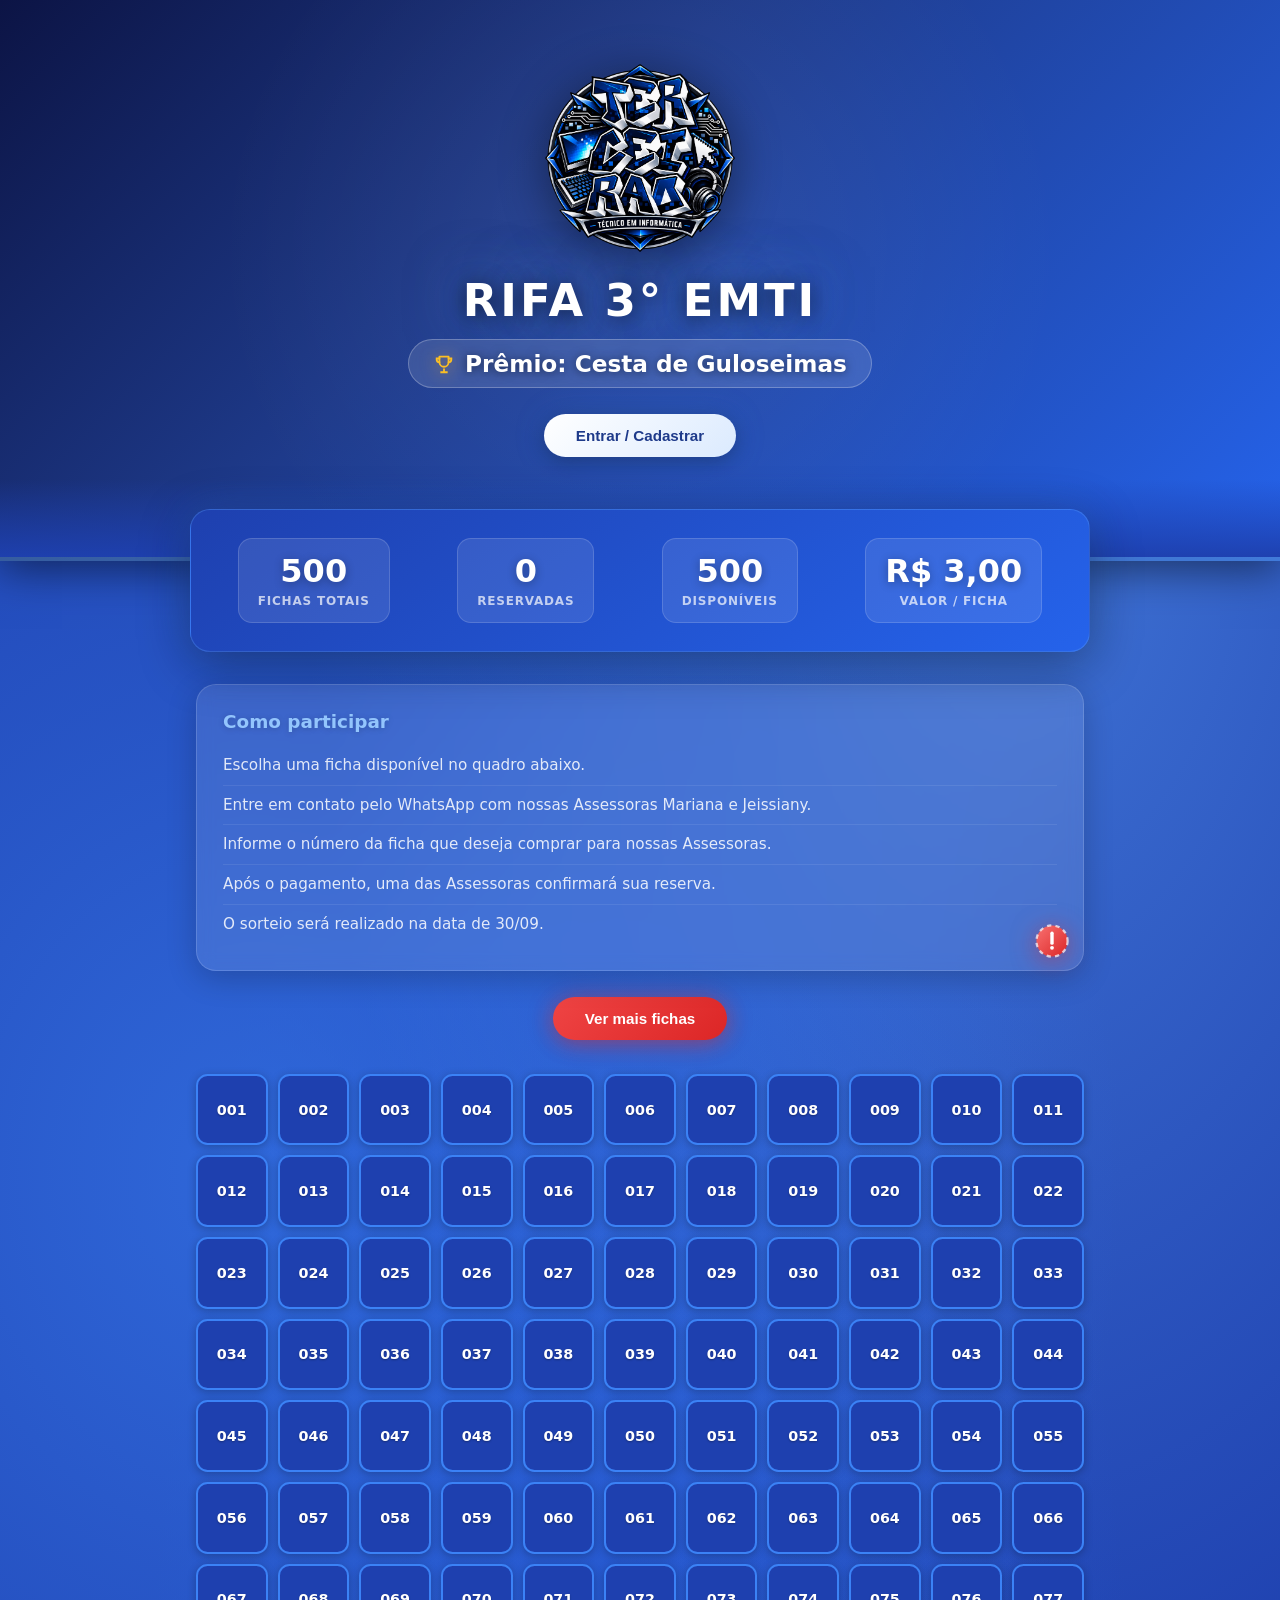
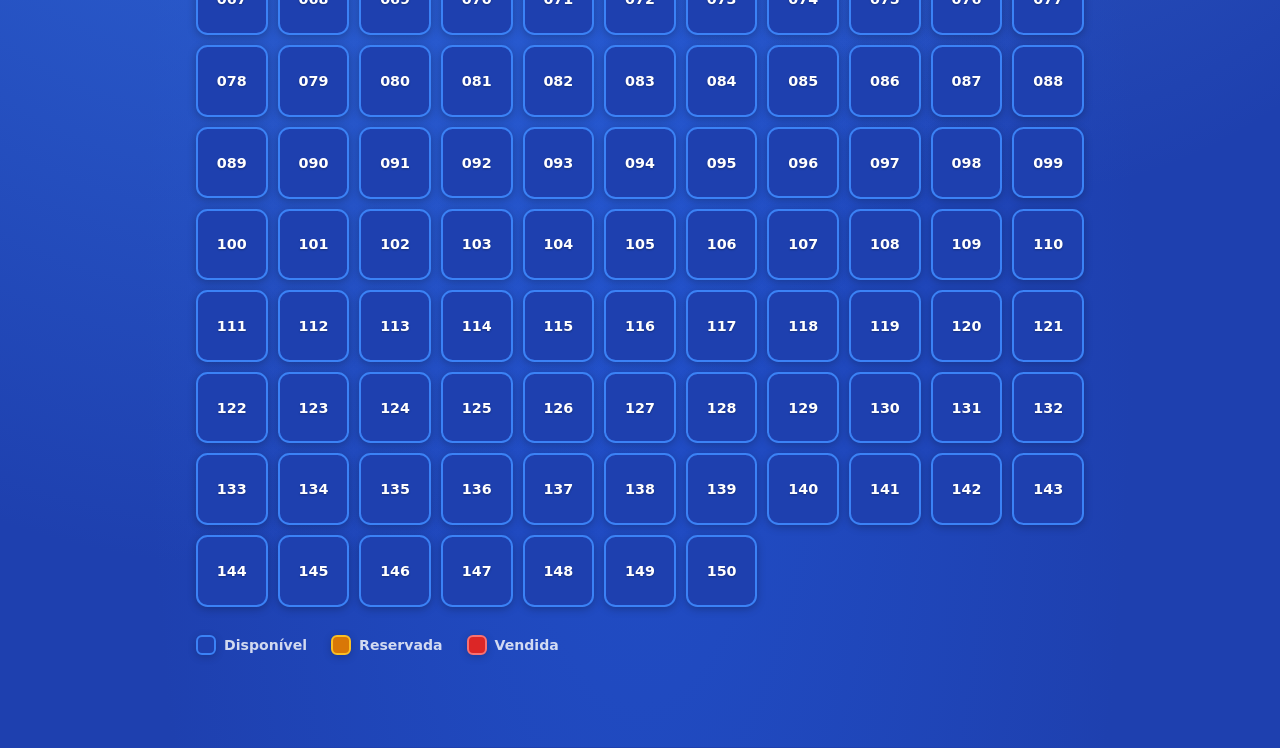
<file: index.html>
﻿<!DOCTYPE html>
<html lang="pt-BR">
<head>
<meta charset="UTF-8" />
<meta name="viewport" content="width=device-width, initial-scale=1.0" />
<title>Rifa 3° EMTI - Cesta de Guloseimas</title>
  <link rel="stylesheet" href="style.css" />
</head>
<body>

  <header class="hero">
    <img class="hero-logo" src="logo sala.png" alt="Logo da turma" />
    <h1>RIFA 3° EMTI</h1>
    <p class="prize">
      <svg class="trophy" width="22" height="22" viewBox="0 0 24 24" fill="none" aria-hidden="true">
        <path d="M8 21h8M12 17v4M7 4h10v6a5 5 0 0 1-10 0V4Z" stroke="#fbbf24" stroke-width="2" stroke-linejoin="round"/>
        <path d="M7 6H4v1a3 3 0 0 0 3 3M17 6h3v1a3 3 0 0 1-3 3" stroke="#fbbf24" stroke-width="2" stroke-linecap="round"/>
      </svg>
      Prêmio: Cesta de Guloseimas
    </p>

    <div class="authbar">
      <button class="btn-login" id="btnLogin" type="button">Entrar / Cadastrar</button>
      <div class="user-info" id="userInfo" style="display:none;">
        <span>Olá, <strong id="userName"></strong></span>
        <button class="btn-sair" id="logoutBtn" type="button">Sair</button>
      </div>
    </div>
  </header>

  <section class="stats-card">
    <div class="stat">
      <div class="num" id="statTotal">500</div>
      <div class="lbl">Fichas totais</div>
    </div>
    <div class="stat">
      <div class="num" id="statReserved">0</div>
      <div class="lbl">Reservadas</div>
    </div>
    <div class="stat">
      <div class="num" id="statRest">500</div>
      <div class="lbl">Disponíveis</div>
    </div>
    <div class="stat">
      <div class="num" id="statPrice">R$ 3,00</div>
      <div class="lbl">Valor / ficha</div>
    </div>
  </section>

  <main class="container">
    <section class="rules">
      <h3>Como participar</h3>
      <ul>
        <li>Escolha uma ficha disponível no quadro abaixo.</li>
        <li>Entre em contato pelo WhatsApp com nossas Assessoras Mariana e Jeissiany.</li>
        <li>Informe o número da ficha que deseja comprar para nossas Assessoras.</li>
        <li>Após o pagamento, uma das Assessoras confirmará sua reserva.</li>
        <li>O sorteio será realizado na data de 30/09.</li>
      </ul>
      <span class="rules-warn" aria-hidden="true">
        <svg width="34" height="34" viewBox="0 0 24 24" fill="none">
          <defs>
            <linearGradient id="warnGrad" x1="0" y1="0" x2="1" y2="1">
              <stop offset="0%" stop-color="#f87171"/>
              <stop offset="100%" stop-color="#dc2626"/>
            </linearGradient>
          </defs>
          <circle cx="12" cy="12" r="11" fill="url(#warnGrad)"/>
          <circle cx="12" cy="12" r="11" stroke="#fff" stroke-width="1.6" stroke-dasharray="3 3" opacity=".7"/>
          <path d="M12 6.5v7" stroke="#fff" stroke-width="2.4" stroke-linecap="round"/>
          <circle cx="12" cy="16.8" r="1.35" fill="#fff"/>
        </svg>
      </span>
    </section>

<!-- MEUS TICKETS -->
    <section class="my-tickets" id="myTicketsSection" style="display:none;">
      <div class="my-tickets-head">
        <button class="btn-toggle-tickets" id="btnToggleTickets" type="button">Ocultar tickets</button>
      </div>
      <div class="tickets-list" id="myTicketsList"></div>
    </section>
    <!-- FIM MEUS TICKETS -->

    <div class="grid-actions" id="actionsTop">
      <button class="btn-action" id="btnToggle" type="button">Ver mais fichas</button>
    </div>

    <div class="grid" id="grid"></div>

    <div class="legend">
      <div class="item"><span class="dot available"></span> Disponível</div>
      <div class="item"><span class="dot reserved"></span> Reservada</div>
      <div class="item"><span class="dot sold"></span> Vendida</div>
    </div>
  </main>

  <div class="overlay" id="loginOverlay">
    <div class="modal auth-modal" role="dialog" aria-modal="true">
      <h2>Acesso à compra</h2>
      <p class="auth-msg" id="loginMsg"></p>
      <div class="tabs">
        <button type="button" id="tabLogin" class="tab active">Entrar</button>
        <button type="button" id="tabRegister" class="tab">Cadastrar</button>
      </div>

      <form id="loginForm" novalidate>
        <label for="loginCelular">Número de celular</label>
        <input type="tel" id="loginCelular" autocomplete="tel" placeholder="(11) 91234-5678" required />
        <label for="loginSenha">Senha</label>
        <div class="pass-wrap">
          <input type="password" id="loginSenha" autocomplete="current-password" required />
          <button type="button" class="pass-toggle" id="toggleLoginSenha" tabindex="-1" aria-label="Mostrar senha">👁</button>
        </div>
        <p class="error" id="loginError"></p>
        <button class="submit" type="submit">Entrar</button>
      </form>

      <form id="registerForm" novalidate style="display:none;">
        <label for="regNome">Nome completo</label>
        <input type="text" id="regNome" autocomplete="name" placeholder="Seu nome completo" required />
        <label for="regIdade">Idade</label>
        <input type="number" id="regIdade" min="1" max="120" autocomplete="bday" required />
        <label for="regCelular">Número de celular</label>
        <input type="tel" id="regCelular" autocomplete="tel" placeholder="(11) 91234-5678" required />
        <label for="regSenha">Senha</label>
        <div class="pass-wrap">
          <input type="password" id="regSenha" autocomplete="new-password" required />
          <button type="button" class="pass-toggle" id="toggleRegSenha" tabindex="-1" aria-label="Mostrar senha">👁</button>
        </div>
        <p class="error" id="regError"></p>
        <button class="submit" type="submit">Cadastrar</button>
      </form>

      <button class="close" id="closeLoginBtn" type="button">Fechar</button>
    </div>
  </div>

  <div class="overlay" id="overlay">
    <div class="modal" role="dialog" aria-modal="true">
      <div class="number-badge" id="modalNumber">1</div>
      <h2>Ficha <span id="modalNumberText">#001</span></h2>
      <p class="price">Valor da ficha: <strong>R$ 3,00</strong></p>
      <p class="cta-label">Fale com uma das nossas Assessoras para concluir sua compra:</p>
      <div id="sellerButtons"></div>
      <button class="close" id="closeBtn">Fechar</button>
    </div>
  </div>

  <!-- Tela de vencedor com confete -->
  <div id="winnerCelebration">
    <div class="winner-confetti" id="winnerConfetti"></div>
    <div class="winner-content">
      <div class="winner-trophy">🏆</div>
      <h1 class="winner-title">VOCÊ GANHOU!</h1>
      <p class="winner-sub">Sua ficha <span id="winnerNumText">#000</span> foi sorteada!</p>
      <button class="winner-close" id="winnerCloseBtn" type="button">Ver minha ficha</button>
    </div>
  </div>

  <footer class="footer">
    <div class="footer-actions">
      <a class="admin-link" id="adminOpenBtn" href="admin.html" style="display:none;">Painel Administrativo</a>
      <button class="btn-sair" id="deleteAccountBtn" type="button" style="display:none;">Deletar conta</button>
    </div>
  </footer>
<!-- Modal de confirmação: deletar conta -->
  <div id="delModal" style="display:none;position:fixed;inset:0;background:rgba(3,7,18,.72);backdrop-filter:blur(4px);z-index:9999;align-items:center;justify-content:center;">
    <div style="background:linear-gradient(160deg,#1e293b,#0f172a);border:1px solid rgba(248,113,113,.5);border-radius:18px;box-shadow:0 20px 60px rgba(0,0,0,.6),0 0 40px rgba(248,113,113,.15);max-width:440px;width:92%;padding:28px 24px;text-align:center;box-sizing:border-box;">
      <p style="font-size:1.9rem;margin:0 0 12px;">🗑️</p>
      <p style="font-weight:800;font-size:1.05rem;color:#fff;margin:0 0 10px;">Atenção: esta ação é irreversível.</p>
      <p style="font-size:.9rem;color:#94a3b8;line-height:1.5;margin:0 0 18px;">Sua conta será excluída permanentemente, junto com seus dados e reservas pendentes. Após a confirmação não será possível recuperar.</p>
      <p style="font-size:.95rem;color:#fbbf24;font-weight:700;margin:0 0 18px;" id="delMeta"></p>
      <input id="delPass" type="password" placeholder="Digite sua senha" disabled style="width:100%;padding:12px 14px;border-radius:12px;border:1px solid rgba(148,163,184,.3);background:rgba(15,23,42,.6);color:#fff;font:600 1rem 'Segoe UI',sans-serif;text-align:center;margin:0 0 8px;outline:none;box-sizing:border-box;" />
      <p id="delError" style="font-size:.85rem;color:#f87171;margin:0 0 14px;min-height:1.2em;font-weight:600;"></p>
      <div style="display:flex;gap:10px;justify-content:center;flex-wrap:wrap;">
        <button id="delYes" disabled style="padding:11px 20px;border:none;border-radius:11px;cursor:pointer;font:700 .92rem 'Segoe UI',sans-serif;color:#fff;background:linear-gradient(135deg,#ef4444,#dc2626);opacity:.5;transition:opacity .2s,transform .2s;">Aguardando 10s…</button>
        <button id="delNo" style="padding:11px 20px;border:1px solid rgba(148,163,184,.35);border-radius:11px;cursor:pointer;font:700 .92rem 'Segoe UI',sans-serif;color:#e2e8f0;background:rgba(255,255,255,.06);">Cancelar</button>
      </div>
    </div>
  </div>

<script>window.SB_SILENT = true;</script>
<script src="supabase-sync.js"></script>
<script src="script.js"></script>
</body>
</html>
</file>
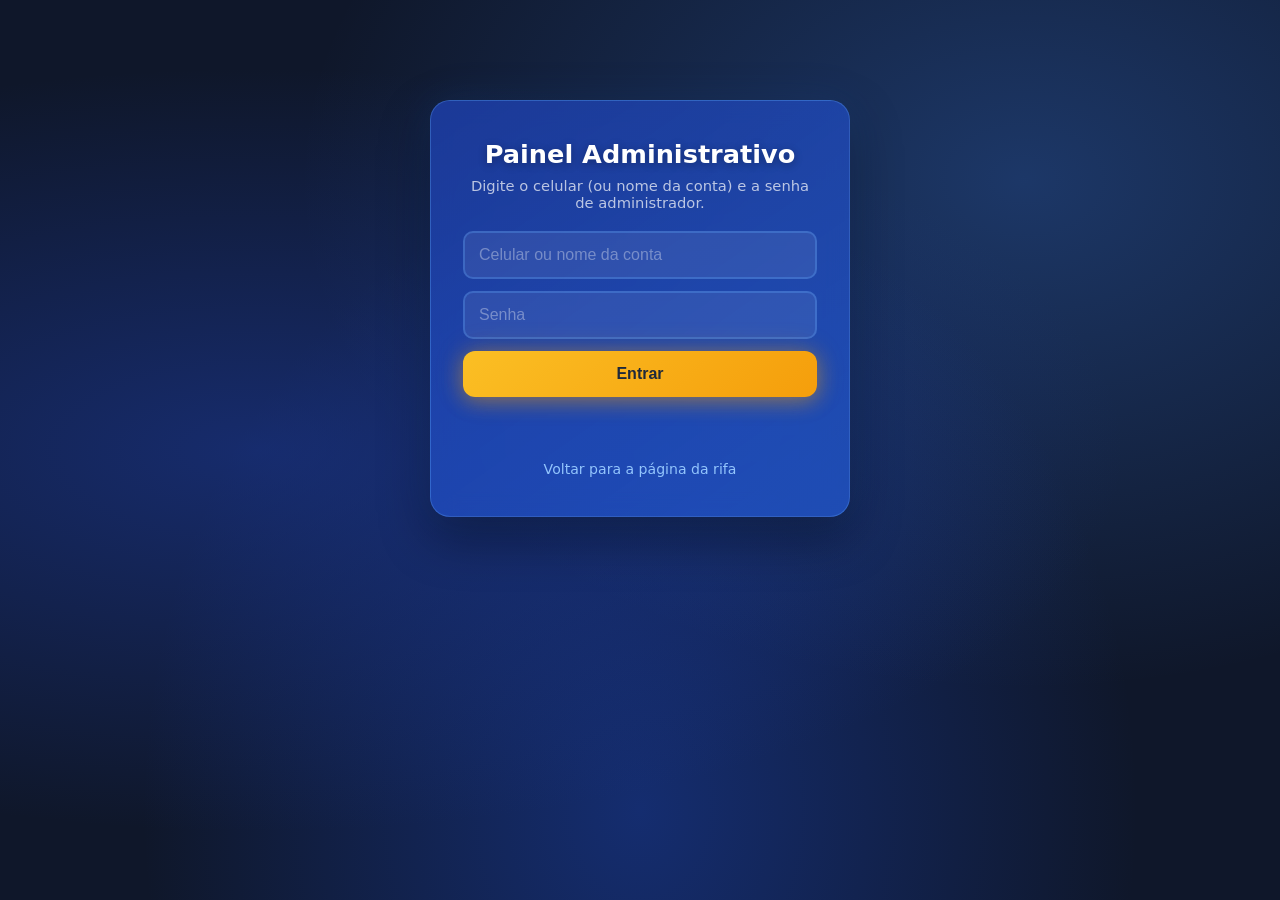
<file: admin.html>
<!DOCTYPE html>
<html lang="pt-BR">
<head>
<meta charset="UTF-8" />
<meta name="viewport" content="width=device-width, initial-scale=1.0" />
<title>Painel Administrativo - Rifa</title>
<style>
  :root {
    --primary: #1d4ed8;
    --primary-dark: #1e3a8a;
    --primary-light: #3b82f6;
    --muted: #94a3b8;
    --border: #334155;
    --text: #f1f5f9;
    --bg: #0f172a;
    --green: #4ade80;
    --green-dark: #16a34a;
    --red: #f87171;
    --red-dark: #dc2626;
    --gold: #fbbf24;
  }

  * { margin: 0; padding: 0; box-sizing: border-box; }

  body {
    font-family: "Segoe UI", system-ui, -apple-system, sans-serif;
    background: #0f172a;
    background-image:
      radial-gradient(ellipse at 20% 50%, rgba(30,64,175,.5) 0%, transparent 60%),
      radial-gradient(ellipse at 80% 20%, rgba(59,130,246,.3) 0%, transparent 50%),
      radial-gradient(ellipse at 50% 90%, rgba(29,78,216,.4) 0%, transparent 55%);
    color: var(--text);
    min-height: 100vh;
    -webkit-font-smoothing: antialiased;
  }

  .wrap {
    max-width: 900px;
    margin: 0 auto;
    padding: 40px 16px 60px;
  }

  /* LOGIN */
  #loginView { display: flex; justify-content: center; padding-top: 60px; }

  .card {
    background: linear-gradient(145deg, rgba(30,64,175,.8), rgba(37,99,235,.6));
    backdrop-filter: blur(12px);
    border: 1px solid rgba(96,165,250,.3);
    border-radius: 20px;
    box-shadow: 0 20px 50px rgba(0,0,0,.4), 0 0 40px rgba(59,130,246,.15);
    padding: 38px 32px;
    width: 100%;
    max-width: 420px;
    text-align: center;
    color: #fff;
  }

  .card h1 { font-size: 1.6rem; margin-bottom: 8px; color: #fff; font-weight: 800; text-shadow: 0 2px 8px rgba(0,0,0,.3); }
  .card p { color: rgba(255,255,255,.7); font-size: .92rem; margin-bottom: 20px; }

  .card input {
    width: 100%;
    padding: 13px 14px;
    border: 2px solid rgba(96,165,250,.3);
    border-radius: 10px;
    font-size: 1rem;
    margin-bottom: 12px;
    outline: none;
    background: rgba(255,255,255,.08);
    color: #fff;
    transition: all .25s ease;
  }

  .card input::placeholder { color: rgba(255,255,255,.35); }

  .card input:focus {
    border-color: #93c5fd;
    box-shadow: 0 0 0 4px rgba(96,165,250,.2), 0 0 20px rgba(96,165,250,.15);
    background: rgba(255,255,255,.12);
  }

  .card button {
    width: 100%;
    padding: 14px;
    border: none;
    border-radius: 12px;
    background: linear-gradient(135deg, #fbbf24, #f59e0b);
    color: #1e293b;
    font-size: 1rem;
    font-weight: 800;
    cursor: pointer;
    box-shadow: 0 4px 20px rgba(245,158,11,.4), 0 0 30px rgba(245,158,11,.2);
    transition: all .25s ease;
  }

  .card button:hover {
    transform: translateY(-2px);
    box-shadow: 0 8px 30px rgba(245,158,11,.5), 0 0 40px rgba(245,158,11,.3);
  }

  .err { color: #fca5a5; font-size: .85rem; min-height: 20px; margin-top: 8px; }

  .card a {
    display: inline-block;
    margin-top: 16px;
    color: #93c5fd;
    text-decoration: none;
    font-size: .88rem;
    transition: color .25s ease;
  }
  .card a:hover { color: #fff; }

  /* PAINEL */
  .topbar {
    display: flex;
    justify-content: space-between;
    align-items: center;
    margin-bottom: 20px;
    padding-bottom: 16px;
    border-bottom: 1px solid rgba(96,165,250,.2);
  }

  .topbar h1 {
    font-size: 1.5rem;
    color: #fff;
    font-weight: 800;
    text-shadow: 0 2px 8px rgba(0,0,0,.3);
  }

  .top-right { display: flex; align-items: center; gap: 12px; }

  .who { color: rgba(255,255,255,.7); font-size: .9rem; }

  .topbar button {
    background: linear-gradient(135deg, #ef4444, #dc2626);
    color: #fff;
    border: none;
    border-radius: 999px;
    padding: 9px 20px;
    font-size: .88rem;
    font-weight: 700;
    cursor: pointer;
    box-shadow: 0 4px 14px rgba(220,38,38,.3);
    transition: all .25s ease;
  }

  .topbar button:hover {
    transform: translateY(-2px);
    box-shadow: 0 6px 20px rgba(220,38,38,.4);
  }

  .tabs {
    display: flex;
    gap: 8px;
    flex-wrap: wrap;
    margin-bottom: 20px;
  }

  .tab {
    padding: 10px 18px;
    border: 2px solid rgba(96,165,250,.25);
    border-radius: 999px;
    background: rgba(255,255,255,.06);
    color: rgba(255,255,255,.6);
    font-size: .9rem;
    font-weight: 600;
    cursor: pointer;
    transition: all .25s ease;
  }

  .tab:hover { background: rgba(255,255,255,.12); color: #fff; }

  .tab.active {
    background: linear-gradient(135deg, #fbbf24, #f59e0b);
    border-color: #f59e0b;
    color: #1e293b;
    font-weight: 800;
    box-shadow: 0 4px 16px rgba(245,158,11,.35);
  }

  .card-panel {
    background: linear-gradient(145deg, rgba(30,64,175,.5), rgba(37,99,235,.3));
    backdrop-filter: blur(8px);
    border: 1px solid rgba(96,165,250,.2);
    border-radius: 18px;
    box-shadow: 0 8px 30px rgba(0,0,0,.25);
    padding: 24px;
    margin-bottom: 16px;
    color: #fff;
  }

  .ad-stats {
    display: grid;
    grid-template-columns: repeat(auto-fit, minmax(130px, 1fr));
    gap: 12px;
  }

  .ad-stat {
    text-align: center;
    padding: 12px 8px;
    border-radius: 12px;
    background: rgba(255,255,255,.06);
    border: 1px solid rgba(255,255,255,.08);
    transition: all .25s ease;
  }

  .ad-stat:hover {
    transform: translateY(-3px);
    background: rgba(255,255,255,.1);
    box-shadow: 0 4px 16px rgba(0,0,0,.15);
  }

  .ad-stat strong { display: block; font-size: 1.9rem; color: #fff; font-weight: 900; text-shadow: 0 2px 8px rgba(0,0,0,.3); }
  .ad-stat span { font-size: .82rem; color: rgba(255,255,255,.6); }
  .ad-stat.warn strong { color: #fbbf24; }
  .ad-stat.ok strong { color: #4ade80; }
  .ad-stat.free strong { color: #93c5fd; }

  .subtitle { margin: 6px 0 10px; font-size: 1rem; color: #93c5fd; font-weight: 700; }

  .table { width: 100%; border-collapse: collapse; font-size: .9rem; }
  .table th, .table td { border: 1px solid rgba(96,165,250,.15); padding: 8px 10px; text-align: left; }
  .table th { background: rgba(255,255,255,.06); color: rgba(255,255,255,.7); font-weight: 600; }
  .table td { color: rgba(255,255,255,.85); }
  .empty { color: rgba(255,255,255,.4); text-align: center; }

  .btn {
    border: 1px solid rgba(96,165,250,.3);
    background: rgba(255,255,255,.08);
    color: #93c5fd;
    border-radius: 8px;
    padding: 6px 12px;
    font-size: .82rem;
    font-weight: 600;
    cursor: pointer;
    transition: all .25s ease;
  }
  .btn:hover { background: rgba(255,255,255,.15); color: #fff; }

  .btn.ok {
    background: linear-gradient(135deg, rgba(74,222,128,.2), rgba(22,163,74,.2));
    border-color: rgba(74,222,128,.4);
    color: #4ade80;
  }
  .btn.ok:hover { background: rgba(74,222,128,.3); box-shadow: 0 0 14px rgba(74,222,128,.2); }

  .btn.danger {
    background: linear-gradient(135deg, rgba(248,113,113,.2), rgba(220,38,38,.2));
    border-color: rgba(248,113,113,.4);
    color: #f87171;
  }
  .btn.danger:hover { background: rgba(248,113,113,.3); box-shadow: 0 0 14px rgba(248,113,113,.2); }

  .sold-form {
    margin-top: 14px;
    background: rgba(251,191,36,.08);
    border: 1px solid rgba(251,191,36,.25);
    border-radius: 12px;
    padding: 14px;
  }
  .sold-form label { font-size: .85rem; color: #fbbf24; display: block; margin-bottom: 6px; font-weight: 600; }
  .sold-row { display: flex; gap: 8px; }
  .sold-row input {
    flex: 1; min-width: 0; padding: 9px 10px;
    border: 2px solid rgba(96,165,250,.25);
    border-radius: 8px; font-size: .95rem;
    background: rgba(255,255,255,.06);
    color: #fff;
    outline: none;
    transition: all .25s ease;
  }
  .sold-row input::placeholder { color: rgba(255,255,255,.3); }
  .sold-row input:focus { border-color: #93c5fd; box-shadow: 0 0 0 3px rgba(96,165,250,.15); }

  .link-back {
    display: inline-block;
    margin-top: 20px;
    color: #93c5fd;
    text-decoration: none;
    font-size: .92rem;
    font-weight: 600;
    transition: color .25s ease;
  }
  .link-back:hover { color: #fff; }
</style>
</head>
<body>
  <div class="wrap">

    <div id="loginView">
      <div class="card">
        <h1>Painel Administrativo</h1>
        <p>Digite o celular (ou nome da conta) e a senha de administrador.</p>
        <input type="tel" id="adminCell" autocomplete="tel" placeholder="Celular ou nome da conta" />
        <input type="password" id="adminPass" autocomplete="current-password" placeholder="Senha" />
        <button id="btnLogin" type="button">Entrar</button>
        <p class="err" id="loginErr"></p>
        <a href="index.html">Voltar para a página da rifa</a>
      </div>
    </div>

    <div id="panelView" style="display:none;">
      <header class="topbar">
        <h1>Painel Administrativo</h1>
        <div class="top-right">
          <span class="who" id="adminWho"></span>
          <button id="btnSair" type="button">Sair</button>
        </div>
      </header>

      <div class="tabs">
        <button type="button" class="tab active" data-t="stats">Visão geral</button>
        <button type="button" class="tab" data-t="usuarios">Usuários</button>
        <button type="button" class="tab" data-t="pendentes">Pedidos pendentes</button>
        <button type="button" class="tab" data-t="vendidas">Vendas confirmadas</button>
        <button type="button" class="tab" data-t="registros">Registros</button>
        <button type="button" class="tab" data-t="admins">Admins</button>
      </div>

      <div id="tab-stats" class="view"></div>
      <div id="tab-usuarios" class="view" hidden></div>
      <div id="tab-pendentes" class="view" hidden></div>
      <div id="tab-vendidas" class="view" hidden></div>
      <div id="tab-registros" class="view" hidden></div>
      <div id="tab-admins" class="view" hidden></div>
    </div>

  </div>

  <!-- Modal de confirmação: desfazer venda -->
  <div id="confirmModal" style="display:none;position:fixed;inset:0;background:rgba(3,7,18,.72);backdrop-filter:blur(4px);z-index:9999;align-items:center;justify-content:center;">
    <div style="background:linear-gradient(160deg,#1e293b,#0f172a);border:1px solid rgba(248,113,113,.5);border-radius:18px;box-shadow:0 20px 60px rgba(0,0,0,.6),0 0 40px rgba(248,113,113,.15);max-width:440px;width:92%;padding:28px 24px;text-align:center;">
      <p id="confirmTxt" style="font-size:1.9rem;margin:0 0 12px;">⚠️</p>
      <p style="font-weight:800;font-size:1.05rem;color:var(--text);margin:0 0 10px;">Atenção: esta ação é irreversível.</p>
      <p style="font-size:.9rem;color:var(--muted);line-height:1.5;margin:0 0 18px;">Após a confirmação, os dados serão removidos permanentemente e não poderão ser recuperados.</p>
      <p style="font-size:.86rem;color:var(--gold);font-weight:700;margin:0 0 18px;" id="confirmMeta"></p>
      <div style="display:flex;gap:10px;justify-content:center;flex-wrap:wrap;">
        <button class="btn danger" id="confirmYes" disabled>Confirmar ação (10s)</button>
        <button class="btn" id="confirmNo">Cancelar</button>
      </div>
    </div>
  </div>

<!-- Modal de confirmação de remoção de USUÁRIO (10s + senha do usuário) -->
  <div id="rmUserModal" style="display:none;position:fixed;inset:0;background:rgba(3,7,18,.78);backdrop-filter:blur(5px);z-index:99999;align-items:center;justify-content:center;">
    <div style="background:linear-gradient(160deg,#1e293b,#0f172a);border:2px solid rgba(248,113,113,.6);border-radius:18px;box-shadow:0 20px 60px rgba(0,0,0,.6),0 0 50px rgba(248,113,113,.2);max-width:460px;width:92%;padding:30px 24px;text-align:center;box-sizing:border-box;">
      <p style="font-size:2rem;margin:0 0 8px;">⚠️</p>
      <p style="font-weight:800;font-size:1.1rem;color:#fff;margin:0 0 8px;">Remover usuário</p>
      <p id="rmUserMeta" style="font-size:1rem;color:var(--gold);font-weight:700;margin:0 0 10px;"></p>
      <p style="font-size:.9rem;color:var(--muted);line-height:1.5;margin:0 0 10px;">Esta ação é irreversível: a conta e seus dados serão apagados. Aguarde a contagem regressiva e depois confirme.</p>
      <p style="font-size:.88rem;color:#fbbf24;font-weight:600;margin:0 0 8px;">Espera de 10 segundos para confirmar:</p>
      <button id="rmUserYes0_dummy" disabled style="display:none;"></button>
      <input id="rmUserPass" type="password" placeholder="Digite a senha do USUÁRIO para confirmar" disabled style="width:100%;padding:13px 14px;border-radius:12px;border:1px solid rgba(148,163,184,.3);background:rgba(15,23,42,.7);color:#fff;font:600 .95rem 'Segoe UI',sans-serif;text-align:center;margin:0 0 10px;outline:none;box-sizing:border-box;" />
      <p id="rmUserErr" style="font-size:.85rem;color:#f87171;margin:0 0 12px;min-height:1.2em;font-weight:600;"></p>
      <div style="display:flex;gap:10px;justify-content:center;flex-wrap:wrap;">
        <button id="rmUserYes" disabled style="padding:11px 20px;border:none;border-radius:11px;cursor:pointer;font:700 .92rem 'Segoe UI',sans-serif;color:#fff;background:linear-gradient(135deg,#ef4444,#dc2626);opacity:.5;transition:opacity .2s,transform .2s;">Aguardando 10s…</button>
        <button id="rmUserNo" style="padding:11px 20px;border:1px solid rgba(148,163,184,.35);border-radius:11px;cursor:pointer;font:700 .92rem 'Segoe UI',sans-serif;color:#e2e8f0;background:rgba(255,255,255,.06);">Cancelar</button>
      </div>
    </div>
  </div>

<script src="supabase-sync.js"></script>
<script>
  // ============================================================
  //  CONFIGURACOES - EDITE AQUI
  // ============================================================
  var CONFIG = {
    TOTAL: 500,                    // Total de fichas
    PRICE: 3,                      // Valor da ficha em reais
    PRIZE: "Cesta Cheia de Guloseimas",
    ADMIN_PASSWORD: "sistema2009"     // Senha padrão usada apenas no 1º acesso; depois gere pela aba Admins
  };
  // ============================================================

  var USERS_KEY = "rifa_usuarios";
  var SESSION_KEY = "rifa_sessao";
  var RESERVAS_KEY = "rifa_reservas";
  var SOLDS_KEY = "rifa_vendidas";
  var WINNER_KEY = "rifa_vencedora";
  var LOG_KEY = "rifa_log";
  var ADMINS_KEY = "rifa_admins";
  var ADMIN_SESSION_KEY = "rifa_admin_sessao";
  var ADMIN_SESSION_USER = "rifa_admin_user";
  var ADMIN_SESSION_HASH = "rifa_admin_hash";
  var ADMIN_SESSION_CELL = "rifa_admin_cell";

  function loadJSON(key, fallback) {
    try {
      var raw = localStorage.getItem(key);
      return raw ? JSON.parse(raw) : fallback;
    } catch (e) { return fallback; }
  }

  function saveJSON(key, value) {
    try { localStorage.setItem(key, JSON.stringify(value)); } catch (e) {}
    if (key === "rifa_reservas") {
      if (typeof sbReservaUpsert === "function") {
        var _rows = [];
        for (var _f in value) {
          var _r = value[_f] || {};
          _rows.push({ ficha: Number(_f), nome_cliente: String(_r.nome || "").slice(0, 150), celular_cli: String(_r.celular || ""), status: "pendente", data_reserva: _r.data || null });
        }
        sbReservaUpsert(_rows);
      } else if (!window.__sbWarned) { window.__sbWarned = true; console.error("supabase-sync.js nao carregou — dados ficam so no localStorage."); }
      return;
    }
    if (typeof sbSyncKey === "function") { sbSyncKey(key, value); }
    else if (!window.__sbWarned) { window.__sbWarned = true; console.error("supabase-sync.js nao carregou — dados ficam so no localStorage."); }
  }

  function esc(txt) {
    return String(txt).replace(/&/g, "&amp;").replace(/</g, "&lt;").replace(/>/g, "&gt;");
  }

  function pad(n) { return String(n).padStart(3, "0"); }

  // Hash simples para nao guardar a senha em texto puro (mesmo esquema do script.js)
  function hashPass(P) {
    var h = 5381;
    for (var i = 0; i < P.length; i++) h = ((h << 5) + h + P.charCodeAt(i)) | 0;
    return "h" + Math.abs(h).toString(36) + "_" + P.length;
  }

  function loadAdmins() {
    var admins = loadJSON(ADMINS_KEY, null);
    if (!admins || !admins.length) {
      admins = [
        { nome: "Admin", celular: "", hash: hashPass(CONFIG.ADMIN_PASSWORD), criadoEm: new Date().toISOString() },
        { nome: "Luis Dias", celular: "38999366977", hash: hashPass("sistema2009"), principal: true, criadoEm: new Date().toISOString() }
      ];
      saveJSON(ADMINS_KEY, admins);
    } else {
      // Garante que a conta do admin principal (Luis Dias / 38999366977)
      // seja sempre tratada como principal, mesmo em listas ja existentes.
      var principalCell = "38999366977";
      var changed = false;
      for (var i = 0; i < admins.length; i++) {
        admins[i].principal = !!admins[i].principal;
        if (admins[i].celular === principalCell) {
          admins[i].principal = true;
          admins[i].nome = "Luis Dias";
          changed = true;
        }
      }
      if (changed) saveJSON(ADMINS_KEY, admins);
    }
    return admins;
  }

  function currentAdminName() {
    var nome = sessionStorage.getItem(ADMIN_SESSION_USER);
    if (nome) return nome;
    var hash = sessionStorage.getItem(ADMIN_SESSION_HASH);
    if (hash) {
      var admins = loadAdmins();
      for (var i = 0; i < admins.length; i++) {
        if (admins[i].hash === hash) return admins[i].nome;
      }
    }
    return "admin";
  }

  function fmtDate(iso) {
    if (!iso) return "-";
    var d = new Date(iso);
    return d.toLocaleDateString("pt-BR") + " " + d.toLocaleTimeString("pt-BR", { hour: "2-digit", minute: "2-digit" });
  }

  function tableHTML(title, headers, rows, emptyMsg) {
    var h = "<div class='card-panel'><h3 class='subtitle'>" + title + "</h3><table class='table'>";
    h += "<thead><tr>" + headers.map(function (x) { return "<th>" + x + "</th>"; }).join("") + "</tr></thead><tbody>";
    h += rows || ("<tr><td colspan='" + headers.length + "' class='empty'>" + emptyMsg + "</td></tr>");
    h += "</tbody></table></div>";
    return h;
  }

  // Baixa os dados mais recentes do banco antes de qualquer leitura
  if (typeof sbHydrate === "function") { sbHydrate(); }

  // ============================================================
  //  AUTENTICACAO
  // ============================================================
  var isAdmin = sessionStorage.getItem(ADMIN_SESSION_KEY) === "1";

  function showPanel() {
    if (!sessionStorage.getItem(ADMIN_SESSION_USER)) {
      var admins = loadAdmins();
      if (admins.length === 1) {
        sessionStorage.setItem(ADMIN_SESSION_USER, admins[0].nome);
        sessionStorage.setItem(ADMIN_SESSION_HASH, admins[0].hash);
        sessionStorage.setItem(ADMIN_SESSION_CELL, admins[0].celular || "");
      }
    }
    document.getElementById("loginView").style.display = "none";
    document.getElementById("panelView").style.display = "";
    document.getElementById("adminWho").textContent = "Olá, " + currentAdminName() + "!";
    renderAdminPanel();
  }

  if (isAdmin) {
    showPanel();
  }

  document.getElementById("btnLogin").addEventListener("click", function () {
    var cell = document.getElementById("adminCell").value.replace(/\D/g, "");
    var pass = document.getElementById("adminPass").value;
    var admins = loadAdmins();
    var h = hashPass(pass);
    var match = null;
    for (var i = 0; i < admins.length; i++) {
      var celMatch = admins[i].celular && admins[i].celular === cell;
      var nomeMatch = admins[i].nome && admins[i].nome.toLowerCase() === document.getElementById("adminCell").value.trim().toLowerCase();
      if ((celMatch || nomeMatch) && admins[i].hash === h) { match = admins[i]; break; }
    }
    if (match) {
      document.getElementById("loginErr").textContent = "";
      isAdmin = true;
      sessionStorage.setItem(ADMIN_SESSION_KEY, "1");
      sessionStorage.setItem(ADMIN_SESSION_USER, match.nome);
      sessionStorage.setItem(ADMIN_SESSION_HASH, match.hash);
      sessionStorage.setItem(ADMIN_SESSION_CELL, match.celular || cell);
      if (typeof sbRegLog === "function") { sbRegLog("admin", cell); }
      showPanel();
    } else {
      document.getElementById("loginErr").textContent = "Celular ou senha incorretos.";
    }
  });

  [document.getElementById("adminCell"), document.getElementById("adminPass")].forEach(function (el) {
    el.addEventListener("keydown", function (e) {
      if (e.key === "Enter") document.getElementById("btnLogin").click();
    });
  });

  document.getElementById("btnSair").addEventListener("click", function () {
    isAdmin = false;
    sessionStorage.removeItem(ADMIN_SESSION_KEY);
    sessionStorage.removeItem(ADMIN_SESSION_USER);
    sessionStorage.removeItem(ADMIN_SESSION_HASH);
    sessionStorage.removeItem(ADMIN_SESSION_CELL);
    document.getElementById("loginView").style.display = "flex";
    document.getElementById("panelView").style.display = "none";
    document.getElementById("adminPass").value = "";
    document.getElementById("adminCell").value = "";
    document.getElementById("loginErr").textContent = "";
  });

  // ============================================================
  //  ABAS
  // ============================================================
  var currentTab = "stats";

  function switchTab(t) {
    currentTab = t;
    ["stats", "usuarios", "pendentes", "vendidas", "registros", "admins"].forEach(function (id) {
      document.getElementById("tab-" + id).hidden = id !== t;
    });
    document.querySelectorAll(".tab").forEach(function (b) {
      b.classList.toggle("active", b.dataset.t === t);
    });
  }

  document.querySelectorAll(".tab").forEach(function (b) {
    b.addEventListener("click", function () { switchTab(b.dataset.t); });
  });

  // ============================================================
  //  RENDER (sempre le dados frescos do localStorage)
  // ============================================================
  function renderAdminPanel() {
    var users = loadJSON(USERS_KEY, {});
    var reservas = loadJSON(RESERVAS_KEY, {});
    var financeiro = loadJSON(SOLDS_KEY, {});
    var adminsPrincipal = loadAdmins();
    var currentHash = sessionStorage.getItem(ADMIN_SESSION_HASH) || "";
    var currentCell = (sessionStorage.getItem(ADMIN_SESSION_CELL) || "").replace(/\D/g, "");
    var isPrincipal = false;
    for (var prix = 0; prix < adminsPrincipal.length; prix++) {
      if (adminsPrincipal[prix].principal && (adminsPrincipal[prix].celular || "").replace(/\D/g, "") === currentCell) { isPrincipal = true; break; }
    }
    var reservedN = Object.keys(reservas).map(Number).sort(function (a, b) { return a - b; });
    var soldN = Object.keys(financeiro).map(Number).sort(function (a, b) { return a - b; });
    var soldCount = soldN.length;
    var rest = CONFIG.TOTAL - reservedN.length - soldCount;
    var winner = loadJSON(WINNER_KEY, null);
    var winnerLabel = winner && winner.numero ? "#" + winner.numero : "-";

    // Visão geral
    document.getElementById("tab-stats").innerHTML =
      '<div class="card-panel"><div class="ad-stats">' +
        '<div class="ad-stat"><strong>' + CONFIG.TOTAL + "</strong><span>Fichas totais</span></div>" +
        '<div class="ad-stat warn"><strong>' + reservedN.length + "</strong><span>Reservadas</span></div>" +
        '<div class="ad-stat ok"><strong>' + soldCount + "</strong><span>Vendidas</span></div>" +
        '<div class="ad-stat free"><strong>' + Math.max(rest, 0) + "</strong><span>Disponíveis</span></div>" +
        '<div class="ad-stat"><strong>' + Object.keys(users).length + "</strong><span>Usuários</span></div>" +
        '<div class="ad-stat"><strong>' + winnerLabel + "</strong><span>Vencedora</span></div>" +
      "</div></div>" +
      '<div class="card-panel"><h3 class="subtitle">Ficha vencedora</h3>' +
        (winner && winner.numero
          ? '<p style="margin-bottom:10px;">Vencedora atual: <strong>#' + winner.numero + '</strong> <span style="color:var(--muted);font-size:.85rem;">(definida em ' + fmtDate(winner.definidoEm) + (winner.definidoPor ? " por " + esc(winner.definidoPor) : "") + ")</span></p>"
          : "") +
        '<div class="sold-form" id="winnerForm"><label>Definir ficha vencedora (digite o número):</label>' +
        '<div class="sold-row"><input type="number" id="winnerNum" min="1" max="' + CONFIG.TOTAL + '" placeholder="Ex.: 42" />' +
        '<button class="btn ok" id="winnerBtn">Definir vencedora</button>' +
        (winner ? '<button class="btn danger" id="winnerClearBtn">Remover</button>' : "") +
        "</div></div></div>" +
      "<p class='link-back'><a href='index.html'>Voltar para a página da rifa</a></p>";

    // Usuários
    var rowsU = Object.keys(users).map(function (c) {
      var u = users[c];
      var canRm = isPrincipal;
      return "<tr><td>" + esc(u.nome) + "</td><td>" + u.idade + "</td><td>" + c + "</td><td>" + fmtDate(u.criadoEm) + "</td>" +
        "<td>" + (canRm ? '<button class="btn danger" data-act="rmuser" data-cel="' + c + '">Remover</button>' : "-") + "</td></tr>";
    }).join("");
    document.getElementById("tab-usuarios").innerHTML =
      tableHTML("Usuários cadastrados (" + Object.keys(users).length + ")", ["Nome completo", "Idade", "Celular", "Cadastrado em", "Ações"], rowsU, "Nenhum usuário cadastrado ainda.");

    // Pedidos pendentes
    var winnerLocked = winner && winner.numero;
    var rowsP = reservedN.map(function (n) {
      var r = reservas[n];
      return "<tr><td><strong>#" + pad(n) + "</strong></td><td>" + esc(r.nome) + "</td><td>" + r.celular + "</td><td>" + fmtDate(r.data) + "</td>" +
        '<td>' + (winnerLocked ? "-" : '<button class="btn ok" data-act="vender" data-n="' + n + '">Confirmar venda</button> <button class="btn" data-act="liberar" data-n="' + n + '">Liberar</button>') + '</td></tr>';
    }).join("");
    var pendLockBanner = winnerLocked
      ? '<div class="card-panel" style="border:2px solid rgba(74,222,128,.4);background:rgba(74,222,128,.08);"><h3 class="subtitle" style="color:#4ade80;">Sorteio realizado</h3><p style="color:rgba(255,255,255,.7);font-size:.9rem;">A ficha vencedora <strong>#' + pad(Number(winner.numero)) + '</strong> já foi sorteada. As vendas e reservas estão bloqueadas. Remova a vencedora na aba "Visão geral" para reabrir.</p></div>'
      : "";
    document.getElementById("tab-pendentes").innerHTML =
      pendLockBanner +
      tableHTML("Pedidos pendentes (" + reservedN.length + ")", ["Ficha", "Comprador", "Celular", "Reservada em", "Ações"], rowsP, "Nenhum pedido pendente.") +
      (winnerLocked
        ? '<div class="sold-form" style="opacity:.5;pointer-events:none;"><label>Vendas bloqueadas após o sorteio</label></div>'
        : '<div class="sold-form"><label>Marcar ficha como vendida (digite o número):</label>' +
          '<div class="sold-row"><input type="number" id="soldNum" min="1" max="' + CONFIG.TOTAL + '" placeholder="Ex.: 42" />' +
          '<button class="btn ok" id="soldBtn">Vender</button></div></div>');

    // Vendas confirmadas
    var rowsV = soldN.map(function (n) {
      var r = financeiro[n];
      var nome = r && r.nome ? r.nome : "venda direta";
      var aprov = r && r.aprovadoPor ? r.aprovadoPor : "-";
      var isWinner = winnerLocked && Number(winner.numero) === n;
      return "<tr>" + (isWinner ? "<td><strong>#" + pad(n) + "</strong> ⭐</td>" : "<td><strong>#" + pad(n) + "</strong></td>") + "<td>" + esc(nome) + "</td><td>" + esc(aprov) + "</td><td>" + fmtDate(r && r.data) + "</td>" +
        "<td>" + (isWinner ? '<span style="color:#4ade80;font-weight:700;">Vencedora</span>' : (winnerLocked ? "-" : '<button class="btn danger" data-act="desfazer" data-n="' + n + '">Desfazer venda</button>')) + "</td></tr>";
    }).join("");
    document.getElementById("tab-vendidas").innerHTML =
      (winnerLocked ? pendLockBanner : "") +
      tableHTML("Vendas confirmadas (" + soldN.length + ")", ["Número", "Comprador", "Aprovado por", "Data", "Ações"], rowsV, "Nenhuma venda confirmada ainda.");

    // Registros de datas (a cada 2 dias)
    var registros = loadJSON(LOG_KEY, []);
    var rowsReg = registros.slice().reverse().map(function (r) {
      return "<tr><td>" + fmtDate(r.data) + "</td></tr>";
    }).join("");
    document.getElementById("tab-registros").innerHTML =
      tableHTML("Datas registradas (" + registros.length + ")", ["Data registrada"], rowsReg, "Nenhum registro ainda. Abra o site e aguarde o próximo registro de 2 em 2 dias.");

    // Admins
    var admins = loadAdmins();
    var rowsA = admins.map(function (a, i) {
      var isMe = (a.celular || "").replace(/\D/g, "") === currentCell;
      var canRemove = admins.length > 1 && !isMe && isPrincipal && !a.principal;
      return "<tr><td>" + esc(a.nome) + (a.principal ? ' <span style="color:var(--gold);font-size:.8rem;">★ principal</span>' : "") + (isMe ? ' <span style="color:var(--muted);font-size:.8rem;">(você)</span>' : "") +
        "</td><td>" + esc(a.celular || "-") + "</td><td>••••••</td><td>" + fmtDate(a.criadoEm) + "</td><td>" +
        (canRemove ? '<button class="btn danger" data-act="rmadmin" data-idx="' + i + '">Remover</button>' : "-") + "</td></tr>";
    }).join("");
    document.getElementById("tab-admins").innerHTML =
      tableHTML("Administradores (" + admins.length + ")", ["Nome", "Celular", "Senha", "Adicionado em", "Ações"], rowsA, "") +
      (isPrincipal
        ? '<div class="card-panel"><h3 class="subtitle">Adicionar administrador</h3>' +
          '<div class="sold-form"><label>Número do celular (usado para login)</label>' +
          '<div class="sold-row"><input type="tel" id="newAdminCelular" placeholder="(11) 91234-5678" /></div>' +
          '<label>Nome do administrador</label>' +
          '<div class="sold-row"><input type="text" id="newAdminNome" placeholder="Ex.: Luis Otavio" /></div>' +
          '<label>Senha de acesso</label>' +
          '<div class="sold-row"><input type="password" id="newAdminSenha" placeholder="Defina uma senha (mín. 4 caracteres)" /></div>' +
          '<p class="err" id="admErr"></p>' +
          '<button class="btn ok" id="addAdminBtn">Adicionar admin</button></div>' +
          '<p style="font-size:.82rem;color:var(--muted);">As senhas são guardadas em hash (não em texto puro). Você não pode remover a si mesmo.</p>'
        : '<div class="card-panel"><p style="color:var(--gold);font-size:.9rem;">Somente o administrador principal ★ pode adicionar ou remover administradores.</p></div>');
  }

  // ============================================================
  //  AÇÕES
  // ============================================================
  var pendingWinner = null;
  var winnerTimer = null;

  function refreshAll() {
    if (winnerTimer) { clearInterval(winnerTimer); winnerTimer = null; }
    pendingWinner = null;
    renderAdminPanel();
  }

  document.getElementById("tab-stats").addEventListener("click", function (e) {
    var btn = e.target.closest(".btn");
    if (!btn) return;

    if (btn.id === "winnerBtn") {
      var n = Number(document.getElementById("winnerNum").value);
      if (!n || n < 1 || n > CONFIG.TOTAL) return;
      pendingWinner = n;
      var form = document.getElementById("winnerForm");
      form.innerHTML =
        '<p style="color:#b91c1c;font-weight:700;margin:0 0 8px;">Ação irreversível!</p>' +
        '<p style="font-size:.88rem;color:#92400e;margin-bottom:10px;">Você está definindo a ficha <strong>#' + n + '</strong> como vencedora. A confirmação fica bloqueada por 10 segundos para que você possa conferir antes de confirmar.</p>' +
        '<div class="sold-row"><button class="btn ok" id="confirmWinner" disabled>Confirmar vencedora (10s)</button>' +
        '<button class="btn danger" id="cancelWinner">Cancelar</button></div>';
      var btnC = document.getElementById("confirmWinner");
      var left = 10;
      winnerTimer = setInterval(function () {
        left--;
        if (left <= 0) {
          clearInterval(winnerTimer);
          winnerTimer = null;
          btnC.disabled = false;
          btnC.textContent = "Confirmar vencedora agora";
        } else {
          btnC.textContent = "Confirmar vencedora (" + left + "s)";
        }
      }, 1000);
    }

    if (btn.id === "confirmWinner") {
      if (pendingWinner) {
        saveJSON(WINNER_KEY, {
          numero: pendingWinner,
          definidoEm: new Date().toISOString(),
          definidoPor: currentAdminName()
        });
      }
      refreshAll();
    }

    if (btn.id === "winnerClearBtn") {
      localStorage.removeItem(WINNER_KEY);
      refreshAll();
    }

    if (btn.id === "cancelWinner") {
      refreshAll();
    }
  });

  document.getElementById("tab-pendentes").addEventListener("click", function (e) {
    var btn = e.target.closest(".btn");
    if (!btn) return;
    var winner = loadJSON(WINNER_KEY, null);
    if (winner && winner.numero) {
      alert("Sorteio já realizado! Remova a ficha vencedora para voltar a gerenciar vendas.");
      return;
    }
    var n = Number(btn.dataset.n);
    var reservas = loadJSON(RESERVAS_KEY, {});
    var financeiro = loadJSON(SOLDS_KEY, {});
    if (btn.id === "soldBtn") {
      n = Number(document.getElementById("soldNum").value);
      if (!n || n < 1 || n > CONFIG.TOTAL) return;
      financeiro[n] = financeiro[n] || { nome: "venda direta", celular: "-", data: new Date().toISOString() };
      financeiro[n].aprovadoPor = currentAdminName();
      saveJSON(SOLDS_KEY, financeiro);
      delete reservas[n];
      saveJSON(RESERVAS_KEY, reservas);
      if (typeof sbAprovarVenda === "function") { sbAprovarVenda(n, financeiro[n].nome, financeiro[n].celular || "-", financeiro[n].data, new Date().toISOString()); }
      document.getElementById("soldNum").value = "";
      refreshAll();
      return;
    }
    if (btn.dataset.act === "vender") {
      if (!reservas[n]) return;
      var origem = reservas[n];
      financeiro[n] = origem;
      financeiro[n].aprovadoPor = currentAdminName();
      saveJSON(SOLDS_KEY, financeiro);
      delete reservas[n];
      saveJSON(RESERVAS_KEY, reservas);
      if (typeof sbAprovarVenda === "function") { sbAprovarVenda(n, origem.nome, origem.celular || "-", origem.data, new Date().toISOString()); }
      refreshAll();
    }
    if (btn.dataset.act === "liberar") {
      if (!reservas[n]) return;
      delete reservas[n];
      saveJSON(RESERVAS_KEY, reservas);
      refreshAll();
    }
  });

  document.getElementById("tab-vendidas").addEventListener("click", function (e) {
    var btn = e.target.closest(".btn");
    if (!btn || btn.dataset.act !== "desfazer") return;
    var n = Number(btn.dataset.n);
    var winner = loadJSON(WINNER_KEY, null);
    if (winner && winner.numero && winner.numero == n) {
      alert("Esta é a ficha vencedora. Remova a vencedora na aba 'Visão geral' antes de desfazer.");
      return;
    }
    var financeiro = loadJSON(SOLDS_KEY, {});
    var info = financeiro[n] || {};
    openUndoConfirm(n, info);
  });

  var undoPending = null;
  var undoTimer = null;

  function openUndoConfirm(n, info) {
    var modal = document.getElementById("confirmModal");
    var yesBtn = document.getElementById("confirmYes");
    var meta = document.getElementById("confirmMeta");
    modal.style.display = "flex";
    meta.textContent = "Ficha #" + pad(n) + " • Deseja continuar?";
    undoPending = n;
    yesBtn.disabled = true;
    var left = 10;
    yesBtn.textContent = "Confirmar ação (10s)";
    if (undoTimer) { clearInterval(undoTimer); }
    undoTimer = setInterval(function () {
      left--;
      if (left <= 0) {
        clearInterval(undoTimer);
        undoTimer = null;
        yesBtn.disabled = false;
        yesBtn.textContent = "Confirmar ação agora";
      } else {
        yesBtn.textContent = "Confirmar ação (" + left + "s)";
      }
    }, 1000);
  }

  document.getElementById("confirmYes").addEventListener("click", function () {
    if (undoPending == null) return;
    var n = Number(undoPending);
    undoPending = null;
    if (undoTimer) { clearInterval(undoTimer); undoTimer = null; }
    var financeiro = loadJSON(SOLDS_KEY, {});
    delete financeiro[n];
    saveJSON(SOLDS_KEY, financeiro);
    document.getElementById("confirmModal").style.display = "none";
    refreshAll();
  });

  document.getElementById("confirmNo").addEventListener("click", function () {
    undoPending = null;
    if (undoTimer) { clearInterval(undoTimer); undoTimer = null; }
    document.getElementById("confirmModal").style.display = "none";
  });

  // ============ REMOVER USUÁRIO (principal, 10s + senha do usuário) ============
  var rmUModal = document.getElementById("rmUserModal");
  var rmUYes = document.getElementById("rmUserYes");
  var rmUNo = document.getElementById("rmUserNo");
  var rmUPass = document.getElementById("rmUserPass");
  var rmUMeta = document.getElementById("rmUserMeta");
  var rmUErr = document.getElementById("rmUserErr");
  var rmUTimer = null;
  var rmCel = null;

  document.getElementById("tab-usuarios").addEventListener("click", function (e) {
    var btn = e.target.closest(".btn");
    if (!btn || btn.dataset.act !== "rmuser") return;
    var admins2 = loadAdmins();
    var cell2 = (sessionStorage.getItem(ADMIN_SESSION_CELL) || "").replace(/\D/g, "");
    var isP = false;
    for (var q = 0; q < admins2.length; q++) {
      if (admins2[q].principal && (admins2[q].celular || "").replace(/\D/g, "") === cell2) { isP = true; break; }
    }
    if (!isP) return;
    var users2 = loadJSON(USERS_KEY, {});
    var uc = btn.dataset.cel;
    var userObj = users2[uc];
    if (!userObj) return;
    rmCel = uc;
    rmUMeta.textContent = userObj.nome + " • " + uc;
    rmUErr.textContent = "";
    rmUPass.value = "";
    rmUPass.disabled = true;
    var left2 = 10;
    rmUYes.disabled = true;
    rmUYes.style.opacity = ".5";
    rmUYes.textContent = "Aguardando 10s…";
    if (rmUTimer) { clearInterval(rmUTimer); rmUTimer = null; }
    rmUTimer = setInterval(function () {
      left2--;
      if (left2 <= 0) {
        clearInterval(rmUTimer);
        rmUTimer = null;
        rmUPass.disabled = false;
        rmUYes.disabled = false;
        rmUYes.style.opacity = "1";
        rmUYes.textContent = "Confirmar remoção";
        rmUPass.focus();
      } else {
        rmUYes.textContent = "Aguardando " + left2 + "s…";
      }
    }, 1000);
    rmUModal.style.display = "flex";
  });

  if (rmUNo) {
    rmUNo.addEventListener("click", function () {
      if (rmUTimer) { clearInterval(rmUTimer); rmUTimer = null; }
      rmUModal.style.display = "none";
      rmCel = null;
    });
  }
  if (rmUModal) {
    rmUModal.addEventListener("click", function (e) {
      if (e.target === rmUModal && rmUNo) rmUNo.click();
    });
  }
  if (rmUYes) {
    rmUYes.addEventListener("click", function () {
      if (rmCel == null || rmUPass.disabled) return;
      var users3 = loadJSON(USERS_KEY, {});
      var u3 = users3[rmCel];
      if (!u3) { rmUErr.textContent = "Usuário não encontrado."; return; }
      var cp = (rmCel || "").replace(/\D/g, "");
      if (hashPass(rmUPass.value) !== u3.senha) { rmUErr.textContent = "Senha do usuário incorreta. Tente novamente."; return; }
      delete users3[rmCel];
      saveJSON(USERS_KEY, users3);
      var resCap = loadJSON(RESERVAS_KEY, {});
      Object.keys(resCap).forEach(function (k) {
        var r = resCap[k] || {};
        if ((r.celular || "").replace(/\D/g, "") === cp) delete resCap[k];
      });
      saveJSON(RESERVAS_KEY, resCap);
      if (rmUTimer) { clearInterval(rmUTimer); rmUTimer = null; }
      rmUModal.style.display = "none";
      rmCel = null;
      renderAdminPanel();
      if (typeof sbToast === "function") { sbToast("Usuário removido", "ok"); }
    });
  }

  document.getElementById("tab-admins").addEventListener("click", function (e) {
    var btn = e.target.closest(".btn");
    if (!btn) return;
    var admins = loadAdmins();
    var currentHash = sessionStorage.getItem(ADMIN_SESSION_HASH) || "";
    var currentCell = (sessionStorage.getItem(ADMIN_SESSION_CELL) || "").replace(/\D/g, "");
    var isPrincipal = false;
    for (var p = 0; p < admins.length; p++) {
      if (admins[p].principal && (admins[p].celular || "").replace(/\D/g, "") === currentCell) { isPrincipal = true; break; }
    }
    if (btn.id === "addAdminBtn") {
      if (!isPrincipal) { document.getElementById("admErr").textContent = "Apenas o administrador principal pode adicionar admins."; return; }
      var nome = document.getElementById("newAdminNome").value.trim();
      var senha = document.getElementById("newAdminSenha").value;
      var cell = document.getElementById("newAdminCelular").value.replace(/\D/g, "");
      var err = document.getElementById("admErr");
      if (cell.length < 10) { err.textContent = "Informe um celular válido com DDD."; return; }
      if (nome.length < 3) { err.textContent = "Informe o nome do administrador (mín. 3 letras)."; return; }
      if (senha.length < 4) { err.textContent = "A senha deve ter ao menos 4 caracteres."; return; }
      for (var i = 0; i < admins.length; i++) {
        if (admins[i].celular === cell) { err.textContent = "Este celular já está cadastrado como admin."; return; }
      }
      admins.push({ nome: nome, celular: cell, hash: hashPass(senha), criadoEm: new Date().toISOString() });
      saveJSON(ADMINS_KEY, admins);
      renderAdminPanel();
      return;
    }
    if (btn.dataset.act === "rmadmin") {
      if (!isPrincipal) { document.getElementById("admErr").textContent = "Apenas o administrador principal pode remover admins."; return; }
      if (admins.length <= 1) return;
      var idx = Number(btn.dataset.idx);
      if (admins[idx] && (admins[idx].celular || "").replace(/\D/g, "") === currentCell) return;
      if (admins[idx] && admins[idx].principal) return;
      admins.splice(idx, 1);
      saveJSON(ADMINS_KEY, admins);
      renderAdminPanel();
    }
  });
</script>
</body>
</html>
</file>
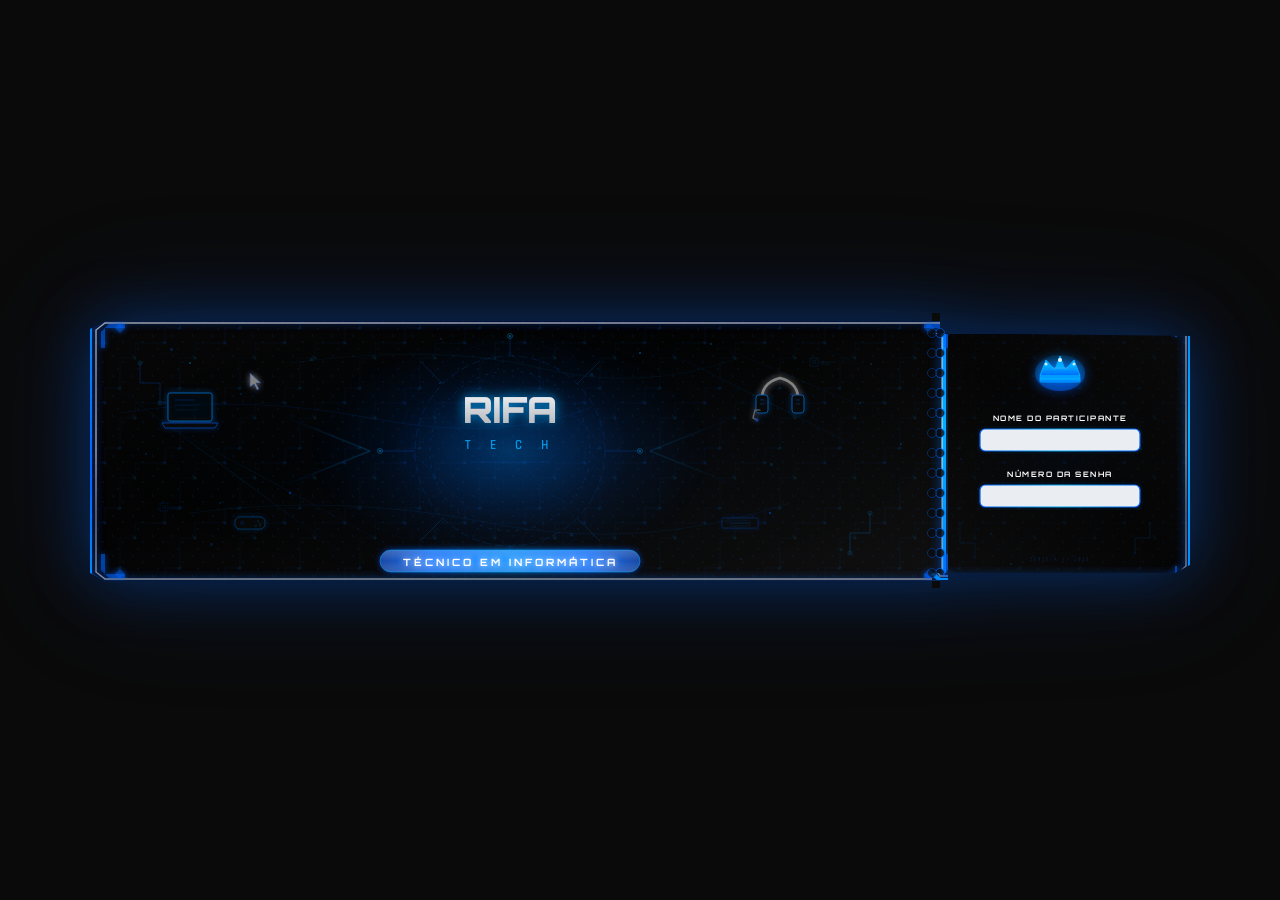
<file: ticket-gamer-premium.html>
<!DOCTYPE html>
<html lang="pt-BR">
<head>
<meta charset="UTF-8">
<meta name="viewport" content="width=device-width, initial-scale=1.0">
<title>Ticket Premium Gamer eSports</title>
<style>
  @import url('https://fonts.googleapis.com/css2?family=Orbitron:wght@400;500;600;700;800;900&family=Rajdhani:wght@300;400;500;600;700&family=Share+Tech+Mono&display=swap');

  * { margin: 0; padding: 0; box-sizing: border-box; }

  body {
    background: #0a0a0a;
    display: flex;
    justify-content: center;
    align-items: center;
    min-height: 100vh;
    font-family: 'Orbitron', sans-serif;
    overflow: auto;
    padding: 40px 20px;
  }

  .ticket-wrapper {
    position: relative;
    width: 1100px;
    height: 275px;
    filter: drop-shadow(0 0 30px rgba(0,102,255,0.3)) drop-shadow(0 0 60px rgba(0,102,255,0.15));
  }

  .ticket-svg {
    width: 100%;
    height: 100%;
  }

  @keyframes pulseGlow {
    0%, 100% { opacity: 0.6; }
    50% { opacity: 1; }
  }

  @keyframes shimmer {
    0% { offset: 0; }
    100% { offset: 100%; }
  }

  @keyframes scanline {
    0% { transform: translateY(-100%); }
    100% { transform: translateY(100%); }
  }

  @keyframes float {
    0%, 100% { transform: translateY(0); }
    50% { transform: translateY(-3px); }
  }

  @keyframes circuitPulse {
    0%, 100% { stroke-opacity: 0.3; }
    50% { stroke-opacity: 0.8; }
  }

  .glow-pulse {
    animation: pulseGlow 3s ease-in-out infinite;
  }

  .circuit-anim {
    animation: circuitPulse 4s ease-in-out infinite;
  }

  .circuit-anim-delay {
    animation: circuitPulse 4s ease-in-out infinite 2s;
  }

  .float-anim {
    animation: float 3s ease-in-out infinite;
  }

  .float-anim-delay {
    animation: float 3s ease-in-out infinite 1.5s;
  }
</style>
</head>
<body>

<div class="ticket-wrapper">
<svg class="ticket-svg" viewBox="0 0 1100 275" xmlns="http://www.w3.org/2000/svg">
  <defs>
    <!-- Clip paths -->
    <clipPath id="mainClip">
      <path d="M15,8 L850,8 L850,20 L858,20 L858,267 L850,267 L850,268 L15,268 L0,260 L0,16 Z"/>
    </clipPath>
    <clipPath id="stubClip">
      <path d="M842,20 L858,20 L858,267 L842,267 L842,260 L1085,260 L1100,252 L1100,23 Z"/>
    </clipPath>

    <!-- Gradients -->
    <linearGradient id="bgMainGrad" x1="0%" y1="0%" x2="100%" y2="100%">
      <stop offset="0%" style="stop-color:#070707"/>
      <stop offset="40%" style="stop-color:#030303"/>
      <stop offset="100%" style="stop-color:#101010"/>
    </linearGradient>

    <linearGradient id="bgStubGrad" x1="100%" y1="0%" x2="0%" y2="100%">
      <stop offset="0%" style="stop-color:#0a0a0a"/>
      <stop offset="50%" style="stop-color:#050505"/>
      <stop offset="100%" style="stop-color:#0d0d0d"/>
    </linearGradient>

    <linearGradient id="borderGrad" x1="0%" y1="0%" x2="100%" y2="100%">
      <stop offset="0%" style="stop-color:#0088FF"/>
      <stop offset="30%" style="stop-color:#0066FF"/>
      <stop offset="70%" style="stop-color:#00AFFF"/>
      <stop offset="100%" style="stop-color:#0088FF"/>
    </linearGradient>

    <linearGradient id="metalGrad" x1="0%" y1="0%" x2="0%" y2="100%">
      <stop offset="0%" style="stop-color:#FFFFFF"/>
      <stop offset="25%" style="stop-color:#D9D9D9"/>
      <stop offset="50%" style="stop-color:#FFFFFF"/>
      <stop offset="75%" style="stop-color:#AFAFAF"/>
      <stop offset="100%" style="stop-color:#D9D9D9"/>
    </linearGradient>

    <linearGradient id="bannerGrad" x1="0%" y1="0%" x2="100%" y2="0%">
      <stop offset="0%" style="stop-color:#003399"/>
      <stop offset="20%" style="stop-color:#0066FF"/>
      <stop offset="50%" style="stop-color:#0088FF"/>
      <stop offset="80%" style="stop-color:#0066FF"/>
      <stop offset="100%" style="stop-color:#003399"/>
    </linearGradient>

    <linearGradient id="bannerMetalGrad" x1="0%" y1="0%" x2="0%" y2="100%">
      <stop offset="0%" style="stop-color:#D9D9D9;stop-opacity:0.3"/>
      <stop offset="50%" style="stop-color:#FFFFFF;stop-opacity:0.1"/>
      <stop offset="100%" style="stop-color:#AFAFAF;stop-opacity:0.3"/>
    </linearGradient>

    <radialGradient id="centerGlow" cx="50%" cy="50%" r="50%">
      <stop offset="0%" style="stop-color:#0066FF;stop-opacity:0.25"/>
      <stop offset="60%" style="stop-color:#0066FF;stop-opacity:0.08"/>
      <stop offset="100%" style="stop-color:#0066FF;stop-opacity:0"/>
    </radialGradient>

    <radialGradient id="centerGlow2" cx="50%" cy="50%" r="50%">
      <stop offset="0%" style="stop-color:#00AFFF;stop-opacity:0.15"/>
      <stop offset="100%" style="stop-color:#0066FF;stop-opacity:0"/>
    </radialGradient>

    <linearGradient id="diagLineGrad" x1="0%" y1="0%" x2="100%" y2="0%">
      <stop offset="0%" style="stop-color:#0066FF;stop-opacity:0"/>
      <stop offset="50%" style="stop-color:#0088FF;stop-opacity:0.4"/>
      <stop offset="100%" style="stop-color:#0066FF;stop-opacity:0"/>
    </linearGradient>

    <linearGradient id="crownGrad" x1="0%" y1="100%" x2="0%" y2="0%">
      <stop offset="0%" style="stop-color:#0066FF"/>
      <stop offset="50%" style="stop-color:#00AFFF"/>
      <stop offset="100%" style="stop-color:#0088FF"/>
    </linearGradient>

    <linearGradient id="crownGlowGrad" x1="0%" y1="100%" x2="0%" y2="0%">
      <stop offset="0%" style="stop-color:#0066FF;stop-opacity:0.5"/>
      <stop offset="100%" style="stop-color:#00AFFF;stop-opacity:0.1"/>
    </linearGradient>

    <linearGradient id="textGrad" x1="0%" y1="0%" x2="0%" y2="100%">
      <stop offset="0%" style="stop-color:#FFFFFF"/>
      <stop offset="100%" style="stop-color:#AFAFAF"/>
    </linearGradient>

    <linearGradient id="fieldBorderGrad" x1="0%" y1="0%" x2="100%" y2="0%">
      <stop offset="0%" style="stop-color:#0066FF"/>
      <stop offset="50%" style="stop-color:#00AFFF"/>
      <stop offset="100%" style="stop-color:#0066FF"/>
    </linearGradient>

    <linearGradient id="energyRayGrad" x1="0%" y1="0%" x2="100%" y2="0%">
      <stop offset="0%" style="stop-color:#0066FF;stop-opacity:0"/>
      <stop offset="100%" style="stop-color:#00AFFF;stop-opacity:0.6"/>
    </linearGradient>

    <linearGradient id="energyRayGrad2" x1="100%" y1="0%" x2="0%" y2="0%">
      <stop offset="0%" style="stop-color:#0066FF;stop-opacity:0"/>
      <stop offset="100%" style="stop-color:#00AFFF;stop-opacity:0.4"/>
    </linearGradient>

    <!-- Filters -->
    <filter id="glowFilter" x="-50%" y="-50%" width="200%" height="200%">
      <feGaussianBlur in="SourceGraphic" stdDeviation="6" result="blur"/>
      <feColorMatrix in="blur" type="matrix" values="0 0 0 0 0  0 0.4 0 0 0  0 0 1 0 0  0 0 0 1 0" result="colorBlur"/>
      <feMerge>
        <feMergeNode in="colorBlur"/>
        <feMergeNode in="SourceGraphic"/>
      </feMerge>
    </filter>

    <filter id="glowFilterSoft" x="-50%" y="-50%" width="200%" height="200%">
      <feGaussianBlur in="SourceGraphic" stdDeviation="3" result="blur"/>
      <feMerge>
        <feMergeNode in="blur"/>
        <feMergeNode in="SourceGraphic"/>
      </feMerge>
    </filter>

    <filter id="glowFilterStrong" x="-50%" y="-50%" width="200%" height="200%">
      <feGaussianBlur in="SourceGraphic" stdDeviation="10" result="blur"/>
      <feMerge>
        <feMergeNode in="blur"/>
        <feMergeNode in="SourceGraphic"/>
      </feMerge>
    </filter>

    <filter id="innerShadow" x="-5%" y="-5%" width="110%" height="110%">
      <feGaussianBlur in="SourceAlpha" stdDeviation="3" result="blur"/>
      <feOffset dx="2" dy="2" result="offsetBlur"/>
      <feComposite in="SourceGraphic" in2="offsetBlur" operator="over"/>
    </filter>

    <filter id="metalSheen">
      <feSpecularLighting surfaceScale="3" specularConstant="0.8" specularExponent="20" lighting-color="#FFFFFF" result="specOut">
        <fePointLight x="400" y="-100" z="200"/>
      </feSpecularLighting>
      <feComposite in="SourceGraphic" in2="specOut" operator="arithmetic" k1="0" k2="1" k3="0.3" k4="0"/>
    </filter>

    <!-- Pixel pattern -->
    <pattern id="pixelPattern" x="0" y="0" width="20" height="20" patternUnits="userSpaceOnUse">
      <rect x="2" y="2" width="2" height="2" fill="#0066FF" opacity="0.08"/>
      <rect x="12" y="8" width="2" height="2" fill="#0088FF" opacity="0.06"/>
      <rect x="7" y="15" width="2" height="2" fill="#00AFFF" opacity="0.05"/>
    </pattern>

    <pattern id="gridPattern" x="0" y="0" width="40" height="40" patternUnits="userSpaceOnUse">
      <path d="M 40 0 L 0 0 0 40" fill="none" stroke="#0066FF" stroke-width="0.3" opacity="0.06"/>
    </pattern>

    <!-- Circuit trace pattern -->
    <pattern id="circuitPattern" x="0" y="0" width="60" height="60" patternUnits="userSpaceOnUse">
      <path d="M0,30 L15,30 L15,15 L30,15 L30,0" fill="none" stroke="#0066FF" stroke-width="0.5" opacity="0.1" class="circuit-anim"/>
      <path d="M30,60 L30,45 L45,45 L45,30 L60,30" fill="none" stroke="#0088FF" stroke-width="0.5" opacity="0.08" class="circuit-anim-delay"/>
      <circle cx="15" cy="30" r="1.5" fill="#0066FF" opacity="0.15"/>
      <circle cx="30" cy="15" r="1.5" fill="#0088FF" opacity="0.12"/>
      <circle cx="45" cy="45" r="1.5" fill="#00AFFF" opacity="0.1"/>
    </pattern>
  </defs>

  <!-- ========== MAIN SECTION ========== -->
  <g clip-path="url(#mainClip)">

    <!-- Background -->
    <rect x="0" y="0" width="858" height="276" fill="url(#bgMainGrad)"/>
    <rect x="0" y="0" width="858" height="276" fill="url(#gridPattern)"/>
    <rect x="0" y="0" width="858" height="276" fill="url(#circuitPattern)"/>
    <rect x="0" y="0" width="858" height="276" fill="url(#pixelPattern)"/>

    <!-- Diagonal luminous lines -->
    <g opacity="0.35">
      <line x1="-20" y1="40" x2="300" y2="276" stroke="url(#diagLineGrad)" stroke-width="1"/>
      <line x1="-20" y1="60" x2="380" y2="276" stroke="url(#diagLineGrad)" stroke-width="0.7"/>
      <line x1="500" y1="0" x2="860" y2="180" stroke="url(#diagLineGrad)" stroke-width="0.8"/>
      <line x1="550" y1="0" x2="860" y2="130" stroke="url(#diagLineGrad)" stroke-width="0.6"/>
      <line x1="200" y1="0" x2="600" y2="276" stroke="url(#diagLineGrad)" stroke-width="0.5"/>
      <line x1="650" y1="0" x2="860" y2="90" stroke="url(#diagLineGrad)" stroke-width="0.4"/>
    </g>

    <!-- Scattered pixels -->
    <g opacity="0.5">
      <rect x="80" y="35" width="3" height="3" fill="#0066FF" opacity="0.4"/>
      <rect x="150" y="80" width="2" height="2" fill="#0088FF" opacity="0.3"/>
      <rect x="220" y="45" width="3" height="3" fill="#00AFFF" opacity="0.25"/>
      <rect x="350" y="25" width="2" height="2" fill="#0066FF" opacity="0.35"/>
      <rect x="500" y="60" width="3" height="3" fill="#0088FF" opacity="0.3"/>
      <rect x="620" y="30" width="2" height="2" fill="#00AFFF" opacity="0.4"/>
      <rect x="700" y="80" width="3" height="3" fill="#0066FF" opacity="0.25"/>
      <rect x="780" y="50" width="2" height="2" fill="#0088FF" opacity="0.35"/>
      <rect x="120" y="230" width="3" height="3" fill="#0066FF" opacity="0.3"/>
      <rect x="300" y="240" width="2" height="2" fill="#00AFFF" opacity="0.35"/>
      <rect x="480" y="220" width="3" height="3" fill="#0088FF" opacity="0.25"/>
      <rect x="650" y="245" width="2" height="2" fill="#0066FF" opacity="0.3"/>
      <rect x="750" y="235" width="3" height="3" fill="#00AFFF" opacity="0.2"/>
      <rect x="55" y="140" width="2" height="2" fill="#0088FF" opacity="0.35"/>
      <rect x="430" y="100" width="2" height="2" fill="#0066FF" opacity="0.3"/>
      <rect x="680" y="150" width="3" height="3" fill="#00AFFF" opacity="0.25"/>
      <rect x="810" y="130" width="2" height="2" fill="#0088FF" opacity="0.4"/>
    </g>

    <!-- Floating digital particles -->
    <g class="glow-pulse" opacity="0.4">
      <circle cx="100" cy="50" r="1" fill="#00AFFF"/>
      <circle cx="200" cy="180" r="1.2" fill="#0066FF"/>
      <circle cx="350" cy="70" r="0.8" fill="#0088FF"/>
      <circle cx="550" cy="40" r="1" fill="#00AFFF"/>
      <circle cx="680" cy="200" r="1.2" fill="#0066FF"/>
      <circle cx="770" cy="90" r="0.8" fill="#0088FF"/>
      <circle cx="450" cy="240" r="1" fill="#00AFFF"/>
      <circle cx="130" cy="190" r="0.8" fill="#0066FF"/>
    </g>

    <!-- Luminous traces -->
    <g opacity="0.2">
      <path d="M30,100 Q150,80 280,105 T500,95" fill="none" stroke="#0066FF" stroke-width="0.5" class="circuit-anim"/>
      <path d="M100,200 Q250,180 400,210 T700,190" fill="none" stroke="#0088FF" stroke-width="0.4" class="circuit-anim-delay"/>
      <path d="M200,50 Q350,30 450,55 T650,45" fill="none" stroke="#00AFFF" stroke-width="0.3" class="circuit-anim"/>
    </g>

    <!-- Center glow -->
    <ellipse cx="420" cy="138" rx="200" ry="120" fill="url(#centerGlow)" class="glow-pulse"/>
    <ellipse cx="420" cy="138" rx="120" ry="80" fill="url(#centerGlow2)"/>

    <!-- ========== OUTER FRAME - MAIN ========== -->
    <!-- Blue neon outer border -->
    <path d="M15,4 L854,4 L854,271 L15,271 L0,262 L0,13 Z" fill="none" stroke="url(#borderGrad)" stroke-width="4" filter="url(#glowFilter)"/>
    <!-- Metallic inner border -->
    <path d="M15,10 L852,10 L852,266 L15,266 L6,259 L6,17 Z" fill="none" stroke="url(#metalGrad)" stroke-width="1.5" opacity="0.6"/>

    <!-- Tech corners -->
    <g filter="url(#glowFilterSoft)" opacity="0.9">
      <!-- Top-left -->
      <path d="M15,15 L35,15 L35,11 L19,11 L15,15" fill="#0066FF" opacity="0.6"/>
      <path d="M15,15 L15,35 L11,35 L11,19 L15,15" fill="#0066FF" opacity="0.6"/>
      <!-- Top-right -->
      <path d="M854,15 L834,15 L834,11 L850,11 L854,15" fill="#0066FF" opacity="0.6"/>
      <path d="M854,15 L854,35 L858,35 L858,19 L854,15" fill="#0066FF" opacity="0.6"/>
      <!-- Bottom-left -->
      <path d="M15,261 L35,261 L35,265 L19,265 L15,261" fill="#0066FF" opacity="0.6"/>
      <path d="M15,261 L15,241 L11,241 L11,257 L15,261" fill="#0066FF" opacity="0.6"/>
      <!-- Bottom-right -->
      <path d="M854,261 L834,261 L834,265 L850,265 L854,261" fill="#0066FF" opacity="0.6"/>
      <path d="M854,261 L854,241 L858,241 L858,257 L854,261" fill="#0066FF" opacity="0.6"/>
    </g>

    <!-- Corner diamond accents -->
    <g opacity="0.5">
      <polygon points="25,15 30,10 35,15 30,20" fill="#0066FF" filter="url(#glowFilterSoft)"/>
      <polygon points="844,15 839,10 834,15 839,20" fill="#0066FF" filter="url(#glowFilterSoft)"/>
      <polygon points="25,261 30,256 35,261 30,266" fill="#0066FF" filter="url(#glowFilterSoft)"/>
      <polygon points="844,261 839,256 834,261 839,266" fill="#0066FF" filter="url(#glowFilterSoft)"/>
    </g>

    <!-- ========== TECH ELEMENTS AROUND CENTER ========== -->

    <!-- Tech circle behind logo -->
    <g transform="translate(420,138)" class="float-anim">
      <circle cx="0" cy="0" r="95" fill="none" stroke="#0066FF" stroke-width="1" opacity="0.15" stroke-dasharray="8 4"/>
      <circle cx="0" cy="0" r="80" fill="none" stroke="#0088FF" stroke-width="0.8" opacity="0.2" stroke-dasharray="3 6"/>
      <circle cx="0" cy="0" r="110" fill="none" stroke="#0066FF" stroke-width="0.5" opacity="0.1" stroke-dasharray="15 10"/>

      <!-- Circuit lines from circle -->
      <line x1="-95" y1="0" x2="-130" y2="0" stroke="#0066FF" stroke-width="0.8" opacity="0.3"/>
      <line x1="95" y1="0" x2="130" y2="0" stroke="#0066FF" stroke-width="0.8" opacity="0.3"/>
      <line x1="0" y1="-95" x2="0" y2="-115" stroke="#0066FF" stroke-width="0.8" opacity="0.3"/>
      <line x1="0" y1="95" x2="0" y2="115" stroke="#0066FF" stroke-width="0.8" opacity="0.3"/>

      <!-- Corner circuit connections -->
      <line x1="-67" y1="-67" x2="-90" y2="-90" stroke="#0088FF" stroke-width="0.6" opacity="0.25"/>
      <line x1="67" y1="-67" x2="90" y2="-90" stroke="#0088FF" stroke-width="0.6" opacity="0.25"/>
      <line x1="-67" y1="67" x2="-90" y2="90" stroke="#0088FF" stroke-width="0.6" opacity="0.25"/>
      <line x1="67" y1="67" x2="90" y2="90" stroke="#0088FF" stroke-width="0.6" opacity="0.25"/>

      <!-- Small circuit nodes -->
      <circle cx="-130" cy="0" r="2.5" fill="none" stroke="#00AFFF" stroke-width="0.8" opacity="0.4"/>
      <circle cx="-130" cy="0" r="1" fill="#00AFFF" opacity="0.5"/>
      <circle cx="130" cy="0" r="2.5" fill="none" stroke="#00AFFF" stroke-width="0.8" opacity="0.4"/>
      <circle cx="130" cy="0" r="1" fill="#00AFFF" opacity="0.5"/>
      <circle cx="0" cy="-115" r="2.5" fill="none" stroke="#00AFFF" stroke-width="0.8" opacity="0.4"/>
      <circle cx="0" cy="-115" r="1" fill="#00AFFF" opacity="0.5"/>
      <circle cx="0" cy="115" r="2.5" fill="none" stroke="#00AFFF" stroke-width="0.8" opacity="0.4"/>
      <circle cx="0" cy="115" r="1" fill="#00AFFF" opacity="0.5"/>

      <!-- Geometric elements -->
      <rect x="-70" y="-70" width="140" height="140" fill="none" stroke="#0066FF" stroke-width="0.5" opacity="0.1" transform="rotate(45)"/>
      <rect x="-55" y="-55" width="110" height="110" fill="none" stroke="#0088FF" stroke-width="0.4" opacity="0.08" transform="rotate(22.5)"/>
    </g>

    <!-- Energy rays -->
    <g class="glow-pulse" opacity="0.3">
      <line x1="280" y1="138" x2="180" y2="98" stroke="url(#energyRayGrad)" stroke-width="1.5"/>
      <line x1="280" y1="138" x2="170" y2="138" stroke="url(#energyRayGrad)" stroke-width="1"/>
      <line x1="280" y1="138" x2="180" y2="178" stroke="url(#energyRayGrad)" stroke-width="1.5"/>
      <line x1="560" y1="138" x2="660" y2="98" stroke="url(#energyRayGrad2)" stroke-width="1.5"/>
      <line x1="560" y1="138" x2="670" y2="138" stroke="url(#energyRayGrad2)" stroke-width="1"/>
      <line x1="560" y1="138" x2="660" y2="178" stroke="url(#energyRayGrad2)" stroke-width="1.5"/>
    </g>

    <!-- ========== GAMING ICONS ========== -->

    <!-- Notebook Gamer - Left side -->
    <g transform="translate(100, 95)" class="float-anim" opacity="0.65" filter="url(#glowFilterSoft)">
      <!-- Screen -->
      <rect x="-22" y="-15" width="44" height="28" rx="2" fill="#0a0a0a" stroke="#0088FF" stroke-width="1"/>
      <rect x="-19" y="-12" width="38" height="22" fill="#050505"/>
      <!-- Screen content lines -->
      <line x1="-15" y1="-8" x2="5" y2="-8" stroke="#0066FF" stroke-width="0.8" opacity="0.5"/>
      <line x1="-15" y1="-3" x2="10" y2="-3" stroke="#0088FF" stroke-width="0.6" opacity="0.4"/>
      <line x1="-15" y1="2" x2="8" y2="2" stroke="#00AFFF" stroke-width="0.5" opacity="0.3"/>
      <!-- Keyboard base -->
      <path d="M-28,15 L28,15 L25,20 L-25,20 Z" fill="#111" stroke="#0066FF" stroke-width="0.8"/>
      <!-- Glow -->
      <rect x="-19" y="-12" width="38" height="22" fill="#0066FF" opacity="0.05"/>
    </g>

    <!-- Cursor Pixelado - Left upper -->
    <g transform="translate(160, 60)" class="float-anim-delay" opacity="0.5" filter="url(#glowFilterSoft)">
      <polygon points="0,0 0,14 4,11 7,17 9,16 6,10 11,10" fill="#FFFFFF" stroke="#0066FF" stroke-width="0.5"/>
    </g>

    <!-- Headset Gamer - Right side -->
    <g transform="translate(690, 85)" class="float-anim-delay" opacity="0.6" filter="url(#glowFilterSoft)">
      <!-- Band -->
      <path d="M-18,5 Q-20,-15 0,-20 Q20,-15 18,5" fill="none" stroke="#D9D9D9" stroke-width="2.5" stroke-linecap="round"/>
      <!-- Left ear -->
      <rect x="-24" y="-3" width="12" height="18" rx="3" fill="#111" stroke="#0088FF" stroke-width="1"/>
      <rect x="-22" y="0" width="8" height="12" rx="2" fill="#0a0a0a"/>
      <!-- Right ear -->
      <rect x="12" y="-3" width="12" height="18" rx="3" fill="#111" stroke="#0088FF" stroke-width="1"/>
      <rect x="14" y="0" width="8" height="12" rx="2" fill="#0a0a0a"/>
      <!-- Glow accents -->
      <line x1="-20" y1="2" x2="-16" y2="2" stroke="#0066FF" stroke-width="1" opacity="0.6"/>
      <line x1="-20" y1="6" x2="-16" y2="6" stroke="#0088FF" stroke-width="0.8" opacity="0.5"/>
      <line x1="16" y1="2" x2="20" y2="2" stroke="#0066FF" stroke-width="1" opacity="0.6"/>
      <line x1="16" y1="6" x2="20" y2="6" stroke="#0088FF" stroke-width="0.8" opacity="0.5"/>
      <!-- Mic -->
      <path d="M-20,12 L-25,12 L-27,20 L-23,22" fill="none" stroke="#AFAFAF" stroke-width="1.2" stroke-linecap="round"/>
      <circle cx="-23" cy="22" r="2" fill="#0066FF" opacity="0.6"/>
    </g>

    <!-- Circuit decoration left -->
    <g opacity="0.3" class="circuit-anim">
      <path d="M50,50 L50,70 L70,70 L70,90" fill="none" stroke="#0066FF" stroke-width="0.8"/>
      <circle cx="50" cy="50" r="2" fill="none" stroke="#00AFFF" stroke-width="0.6"/>
      <circle cx="70" cy="90" r="2" fill="none" stroke="#00AFFF" stroke-width="0.6"/>
      <circle cx="50" cy="50" r="0.8" fill="#0066FF"/>
      <circle cx="70" cy="90" r="0.8" fill="#0066FF"/>
    </g>

    <!-- Circuit decoration right -->
    <g opacity="0.3" class="circuit-anim-delay">
      <path d="M780,200 L780,220 L760,220 L760,240" fill="none" stroke="#0088FF" stroke-width="0.8"/>
      <circle cx="780" cy="200" r="2" fill="none" stroke="#00AFFF" stroke-width="0.6"/>
      <circle cx="760" cy="240" r="2" fill="none" stroke="#00AFFF" stroke-width="0.6"/>
      <circle cx="780" cy="200" r="0.8" fill="#0066FF"/>
      <circle cx="760" cy="240" r="0.8" fill="#0066FF"/>
    </g>

    <!-- Digital details left -->
    <g opacity="0.25" transform="translate(70, 190)">
      <rect x="0" y="0" width="8" height="8" fill="none" stroke="#0066FF" stroke-width="0.5"/>
      <rect x="2" y="2" width="4" height="4" fill="#0066FF" opacity="0.3"/>
      <line x1="10" y1="4" x2="25" y2="4" stroke="#0066FF" stroke-width="0.5"/>
      <line x1="10" y1="6" x2="20" y2="6" stroke="#0088FF" stroke-width="0.4"/>
    </g>

    <!-- Digital details right -->
    <g opacity="0.25" transform="translate(720, 45)">
      <rect x="0" y="0" width="8" height="8" fill="none" stroke="#0088FF" stroke-width="0.5"/>
      <rect x="2" y="2" width="4" height="4" fill="#0088FF" opacity="0.3"/>
      <line x1="10" y1="4" x2="25" y2="4" stroke="#0088FF" stroke-width="0.5"/>
      <line x1="10" y1="6" x2="20" y2="6" stroke="#00AFFF" stroke-width="0.4"/>
    </g>

    <!-- Small gamepad icon - bottom left area -->
    <g transform="translate(160, 210)" class="float-anim" opacity="0.4" filter="url(#glowFilterSoft)">
      <rect x="-15" y="-6" width="30" height="12" rx="5" fill="#0a0a0a" stroke="#0088FF" stroke-width="0.8"/>
      <circle cx="-8" cy="0" r="1.5" fill="none" stroke="#0066FF" stroke-width="0.5"/>
      <circle cx="8" cy="-2" r="0.8" fill="#00AFFF" opacity="0.6"/>
      <circle cx="10" cy="1" r="0.8" fill="#00AFFF" opacity="0.6"/>
      <circle cx="6" cy="3" r="0.8" fill="#00AFFF" opacity="0.6"/>
      <circle cx="10" cy="3" r="0.8" fill="#00AFFF" opacity="0.6"/>
    </g>

    <!-- Keyboard icon - bottom right area -->
    <g transform="translate(650, 210)" class="float-anim-delay" opacity="0.35" filter="url(#glowFilterSoft)">
      <rect x="-18" y="-5" width="36" height="10" rx="1.5" fill="#0a0a0a" stroke="#0066FF" stroke-width="0.7"/>
      <!-- Keys -->
      <rect x="-14" y="-3" width="4" height="3" rx="0.5" fill="#111" stroke="#0066FF" stroke-width="0.3"/>
      <rect x="-9" y="-3" width="4" height="3" rx="0.5" fill="#111" stroke="#0066FF" stroke-width="0.3"/>
      <rect x="-4" y="-3" width="4" height="3" rx="0.5" fill="#111" stroke="#0066FF" stroke-width="0.3"/>
      <rect x="1" y="-3" width="4" height="3" rx="0.5" fill="#111" stroke="#0066FF" stroke-width="0.3"/>
      <rect x="6" y="-3" width="4" height="3" rx="0.5" fill="#111" stroke="#0066FF" stroke-width="0.3"/>
      <rect x="-10" y="0.5" width="20" height="2.5" rx="0.5" fill="#111" stroke="#0088FF" stroke-width="0.3"/>
    </g>

    <!-- ========== LOGO AREA ========== -->
    <g transform="translate(420, 118)">
      <!-- Logo text - main brand -->
      <text x="0" y="-8" text-anchor="middle" font-family="'Orbitron', sans-serif" font-weight="900" font-size="36" fill="url(#textGrad)" filter="url(#glowFilter)">RIFA</text>
      <!-- Subtitle -->
      <text x="0" y="18" text-anchor="middle" font-family="'Rajdhani', sans-serif" font-weight="600" font-size="13" fill="#00AFFF" letter-spacing="8" opacity="0.85">T E C H</text>
      <!-- Underline accent -->
      <line x1="-55" y1="28" x2="55" y2="28" stroke="url(#borderGrad)" stroke-width="1.5" opacity="0.5"/>
      <line x1="-40" y1="31" x2="40" y2="31" stroke="#0066FF" stroke-width="0.5" opacity="0.3"/>
    </g>

    <!-- Holographic overlay effect -->
    <rect x="0" y="0" width="858" height="276" fill="url(#centerGlow)" opacity="0.15"/>

    <!-- ========== FOOTER BANNER ========== -->
    <g transform="translate(420, 248)">
      <!-- Banner shape -->
      <rect x="-130" y="-11" width="260" height="22" rx="11" fill="url(#bannerGrad)" filter="url(#glowFilterSoft)"/>
      <rect x="-130" y="-11" width="260" height="22" rx="11" fill="url(#bannerMetalGrad)"/>
      <!-- Banner border -->
      <rect x="-130" y="-11" width="260" height="22" rx="11" fill="none" stroke="#00AFFF" stroke-width="0.8" opacity="0.6"/>
      <!-- Banner text -->
      <text x="0" y="5" text-anchor="middle" font-family="'Orbitron', sans-serif" font-weight="700" font-size="10" fill="#FFFFFF" letter-spacing="3" filter="url(#glowFilterSoft)">TÉCNICO EM INFORMÁTICA</text>
    </g>

    <!-- Top decorative line -->
    <line x1="30" y1="12" x2="828" y2="12" stroke="#0066FF" stroke-width="0.3" opacity="0.2"/>

    <!-- Bottom decorative line -->
    <line x1="30" y1="264" x2="828" y2="264" stroke="#0066FF" stroke-width="0.3" opacity="0.2"/>
  </g>

  <!-- ========== PERFORATION LINE ========== -->
  <g>
    <!-- Perforation circles -->
    <circle cx="850" cy="20" r="4.5" fill="#0a0a0a" stroke="#0066FF" stroke-width="0.8" opacity="0.8"/>
    <circle cx="850" cy="40" r="4.5" fill="#0a0a0a" stroke="#0066FF" stroke-width="0.8" opacity="0.8"/>
    <circle cx="850" cy="60" r="4.5" fill="#0a0a0a" stroke="#0066FF" stroke-width="0.8" opacity="0.8"/>
    <circle cx="850" cy="80" r="4.5" fill="#0a0a0a" stroke="#0066FF" stroke-width="0.8" opacity="0.8"/>
    <circle cx="850" cy="100" r="4.5" fill="#0a0a0a" stroke="#0066FF" stroke-width="0.8" opacity="0.8"/>
    <circle cx="850" cy="120" r="4.5" fill="#0a0a0a" stroke="#0066FF" stroke-width="0.8" opacity="0.8"/>
    <circle cx="850" cy="140" r="4.5" fill="#0a0a0a" stroke="#0066FF" stroke-width="0.8" opacity="0.8"/>
    <circle cx="850" cy="160" r="4.5" fill="#0a0a0a" stroke="#0066FF" stroke-width="0.8" opacity="0.8"/>
    <circle cx="850" cy="180" r="4.5" fill="#0a0a0a" stroke="#0066FF" stroke-width="0.8" opacity="0.8"/>
    <circle cx="850" cy="200" r="4.5" fill="#0a0a0a" stroke="#0066FF" stroke-width="0.8" opacity="0.8"/>
    <circle cx="850" cy="220" r="4.5" fill="#0a0a0a" stroke="#0066FF" stroke-width="0.8" opacity="0.8"/>
    <circle cx="850" cy="240" r="4.5" fill="#0a0a0a" stroke="#0066FF" stroke-width="0.8" opacity="0.8"/>
    <circle cx="850" cy="260" r="4.5" fill="#0a0a0a" stroke="#0066FF" stroke-width="0.8" opacity="0.8"/>

    <!-- Perforation inner glow -->
    <circle cx="850" cy="20" r="2.5" fill="none" stroke="#0066FF" stroke-width="0.4" opacity="0.3"/>
    <circle cx="850" cy="60" r="2.5" fill="none" stroke="#0066FF" stroke-width="0.4" opacity="0.3"/>
    <circle cx="850" cy="100" r="2.5" fill="none" stroke="#0066FF" stroke-width="0.4" opacity="0.3"/>
    <circle cx="850" cy="140" r="2.5" fill="none" stroke="#0066FF" stroke-width="0.4" opacity="0.3"/>
    <circle cx="850" cy="180" r="2.5" fill="none" stroke="#0066FF" stroke-width="0.4" opacity="0.3"/>
    <circle cx="850" cy="220" r="2.5" fill="none" stroke="#0066FF" stroke-width="0.4" opacity="0.3"/>
    <circle cx="850" cy="260" r="2.5" fill="none" stroke="#0066FF" stroke-width="0.4" opacity="0.3"/>
  </g>

  <!-- ========== STUB SECTION ========== -->
  <g clip-path="url(#stubClip)">

    <!-- Background -->
    <rect x="840" y="0" width="260" height="276" fill="url(#bgStubGrad)"/>
    <rect x="840" y="0" width="260" height="276" fill="url(#gridPattern)" opacity="0.7"/>
    <rect x="840" y="0" width="260" height="276" fill="url(#circuitPattern)" opacity="0.5"/>
    <rect x="840" y="0" width="260" height="276" fill="url(#pixelPattern)" opacity="0.8"/>

    <!-- Diagonal lines on stub -->
    <g opacity="0.2">
      <line x1="900" y1="0" x2="1100" y2="200" stroke="url(#diagLineGrad)" stroke-width="0.6"/>
      <line x1="940" y1="0" x2="1100" y2="160" stroke="url(#diagLineGrad)" stroke-width="0.4"/>
      <line x1="840" y1="200" x2="1000" y2="276" stroke="url(#diagLineGrad)" stroke-width="0.5"/>
    </g>

    <!-- Stub glow -->
    <ellipse cx="970" cy="138" rx="100" ry="80" fill="url(#centerGlow)" opacity="0.15"/>

    <!-- ========== STUB BORDER ========== -->
    <path d="M850,8 L1088,8 L1100,20 L1100,255 L1088,267 L850,267 L842,260 L842,16 Z" fill="none" stroke="url(#borderGrad)" stroke-width="4" filter="url(#glowFilter)"/>
    <path d="M850,14 L1086,14 L1096,20 L1096,253 L1086,263 L850,263 L846,257 L846,21 Z" fill="none" stroke="url(#metalGrad)" stroke-width="1.5" opacity="0.5"/>

    <!-- Tech corners on stub -->
    <g filter="url(#glowFilterSoft)" opacity="0.6">
      <path d="M854,14 L864,14" stroke="#0066FF" stroke-width="2"/>
      <path d="M854,14 L854,24" stroke="#0066FF" stroke-width="2"/>
      <path d="M1086,14 L1076,14" stroke="#0066FF" stroke-width="2"/>
      <path d="M1086,14 L1086,24" stroke="#0066FF" stroke-width="2"/>
      <path d="M854,263 L864,263" stroke="#0066FF" stroke-width="2"/>
      <path d="M854,263 L854,253" stroke="#0066FF" stroke-width="2"/>
      <path d="M1086,263 L1076,263" stroke="#0066FF" stroke-width="2"/>
      <path d="M1086,263 L1086,253" stroke="#0066FF" stroke-width="2"/>
    </g>

    <!-- ========== CROWN ICON ========== -->
    <g transform="translate(970, 55)" filter="url(#glowFilter)">
      <!-- Crown glow -->
      <ellipse cx="0" cy="5" rx="25" ry="18" fill="url(#crownGlowGrad)"/>
      <!-- Crown shape -->
      <path d="M-20,8 L-14,-8 L-5,2 L0,-12 L5,2 L14,-8 L20,8 Z" fill="url(#crownGrad)" stroke="#00AFFF" stroke-width="1"/>
      <!-- Crown base -->
      <rect x="-20" y="8" width="40" height="6" rx="1" fill="url(#crownGrad)" stroke="#00AFFF" stroke-width="0.8"/>
      <!-- Crown jewels -->
      <circle cx="-14" cy="-4" r="1.5" fill="#FFFFFF" opacity="0.8"/>
      <circle cx="0" cy="-8" r="2" fill="#FFFFFF" opacity="0.9"/>
      <circle cx="14" cy="-4" r="1.5" fill="#FFFFFF" opacity="0.8"/>
      <!-- Crown shine -->
      <line x1="-8" y1="0" x2="8" y2="0" stroke="#FFFFFF" stroke-width="0.5" opacity="0.4"/>
    </g>

    <!-- ========== STUB FIELDS ========== -->

    <!-- Field 1 Label -->
    <text x="970" y="108" text-anchor="middle" font-family="'Orbitron', sans-serif" font-weight="700" font-size="7.5" fill="#FFFFFF" letter-spacing="1.5">NOME DO PARTICIPANTE</text>

    <!-- Field 1 Input -->
    <rect x="890" y="116" width="160" height="22" rx="5" fill="#FFFFFF" stroke="url(#fieldBorderGrad)" stroke-width="1.2" opacity="0.95"/>
    <rect x="890" y="116" width="160" height="22" rx="5" fill="#0066FF" opacity="0.03"/>
    <!-- Field 1 glow -->
    <rect x="888" y="114" width="164" height="26" rx="6" fill="none" stroke="#0066FF" stroke-width="0.5" opacity="0.2"/>

    <!-- Field 2 Label -->
    <text x="970" y="164" text-anchor="middle" font-family="'Orbitron', sans-serif" font-weight="700" font-size="7.5" fill="#FFFFFF" letter-spacing="1.5">NÚMERO DA SENHA</text>

    <!-- Field 2 Input -->
    <rect x="890" y="172" width="160" height="22" rx="5" fill="#FFFFFF" stroke="url(#fieldBorderGrad)" stroke-width="1.2" opacity="0.95"/>
    <rect x="890" y="172" width="160" height="22" rx="5" fill="#0066FF" opacity="0.03"/>
    <!-- Field 2 glow -->
    <rect x="888" y="170" width="164" height="26" rx="6" fill="none" stroke="#0066FF" stroke-width="0.5" opacity="0.2"/>

    <!-- Stub decorative elements -->
    <g opacity="0.2" class="circuit-anim">
      <path d="M870,210 L870,230 L885,230 L885,245" fill="none" stroke="#0066FF" stroke-width="0.6"/>
      <circle cx="870" cy="210" r="1.5" fill="#0066FF" opacity="0.4"/>
      <circle cx="885" cy="245" r="1.5" fill="#0066FF" opacity="0.4"/>
    </g>
    <g opacity="0.2" class="circuit-anim-delay">
      <path d="M1060,210 L1060,225 L1045,225 L1045,240" fill="none" stroke="#0088FF" stroke-width="0.6"/>
      <circle cx="1060" cy="210" r="1.5" fill="#0088FF" opacity="0.4"/>
      <circle cx="1045" cy="240" r="1.5" fill="#0088FF" opacity="0.4"/>
    </g>

    <!-- Scattered pixels on stub -->
    <g opacity="0.4">
      <rect x="870" y="145" width="2" height="2" fill="#0066FF" opacity="0.3"/>
      <rect x="1050" y="135" width="2" height="2" fill="#00AFFF" opacity="0.25"/>
      <rect x="900" y="220" width="2" height="2" fill="#0088FF" opacity="0.3"/>
      <rect x="1030" y="200" width="2" height="2" fill="#0066FF" opacity="0.25"/>
      <rect x="920" y="250" width="2" height="2" fill="#00AFFF" opacity="0.3"/>
    </g>

    <!-- Rotated text -->
    <text x="970" y="248" text-anchor="middle" font-family="'Share Tech Mono', monospace" font-size="5" fill="#0066FF" opacity="0.25" letter-spacing="1">SERIE-A // 2026</text>
  </g>

  <!-- ========== PERFORATION HOLES ON STUB (overlay) ========== -->
  <g opacity="0.6">
    <circle cx="842" cy="20" r="4.5" fill="#0a0a0a" stroke="#0066FF" stroke-width="0.6"/>
    <circle cx="842" cy="40" r="4.5" fill="#0a0a0a" stroke="#0066FF" stroke-width="0.6"/>
    <circle cx="842" cy="60" r="4.5" fill="#0a0a0a" stroke="#0066FF" stroke-width="0.6"/>
    <circle cx="842" cy="80" r="4.5" fill="#0a0a0a" stroke="#0066FF" stroke-width="0.6"/>
    <circle cx="842" cy="100" r="4.5" fill="#0a0a0a" stroke="#0066FF" stroke-width="0.6"/>
    <circle cx="842" cy="120" r="4.5" fill="#0a0a0a" stroke="#0066FF" stroke-width="0.6"/>
    <circle cx="842" cy="140" r="4.5" fill="#0a0a0a" stroke="#0066FF" stroke-width="0.6"/>
    <circle cx="842" cy="160" r="4.5" fill="#0a0a0a" stroke="#0066FF" stroke-width="0.6"/>
    <circle cx="842" cy="180" r="4.5" fill="#0a0a0a" stroke="#0066FF" stroke-width="0.6"/>
    <circle cx="842" cy="200" r="4.5" fill="#0a0a0a" stroke="#0066FF" stroke-width="0.6"/>
    <circle cx="842" cy="220" r="4.5" fill="#0a0a0a" stroke="#0066FF" stroke-width="0.6"/>
    <circle cx="842" cy="240" r="4.5" fill="#0a0a0a" stroke="#0066FF" stroke-width="0.6"/>
    <circle cx="842" cy="260" r="4.5" fill="#0a0a0a" stroke="#0066FF" stroke-width="0.6"/>
  </g>

  <!-- Top notch -->
  <path d="M846,0 L846,8 L850,8 L850,0 Z" fill="#0a0a0a" stroke="none"/>
  <path d="M842,0 L842,8 L846,8 L846,0 Z" fill="#0a0a0a" stroke="none"/>

  <!-- Bottom notch -->
  <path d="M846,268 L846,275 L850,275 L850,268 Z" fill="#0a0a0a" stroke="none"/>
  <path d="M842,268 L842,275 L846,275 L846,268 Z" fill="#0a0a0a" stroke="none"/>
</svg>
</div>

</body>
</html>
</file>
<file: style.css>
﻿:root {
    --primary: #1d4ed8;
    --primary-dark: #1e3a8a;
    --primary-light: #3b82f6;
    --green: #16a34a;
    --green-dark: #15803d;
    --red: #dc2626;
    --red-dark: #b91c1c;
    --gold: #f59e0b;
    --text: #0f172a;
    --text-light: #1e293b;
    --muted: #475569;
    --border: #93c5fd;
  }

  * { margin: 0; padding: 0; box-sizing: border-box; }

  body {
    font-family: "Segoe UI", system-ui, -apple-system, sans-serif;
    background: #1e40af;
    background-image:
      radial-gradient(ellipse at 20% 50%, rgba(59,130,246,.6) 0%, transparent 60%),
      radial-gradient(ellipse at 80% 20%, rgba(96,165,250,.5) 0%, transparent 50%),
      radial-gradient(ellipse at 50% 80%, rgba(37,99,235,.4) 0%, transparent 55%);
    color: var(--text);
    min-height: 100vh;
    -webkit-font-smoothing: antialiased;
  }

  /* ============ HEADER ============ */
  .hero {
    background: linear-gradient(135deg, #0c1445 0%, #1e3a8a 40%, #2563eb 100%);
    color: #fff;
    padding: 64px 20px 100px;
    text-align: center;
    position: relative;
    overflow: hidden;
    box-shadow: 0 8px 40px rgba(0,0,0,.5);
    border-bottom: 4px solid rgba(96,165,250,.5);
  }

  .hero::before {
    content: "";
    position: absolute;
    top: 0;
    left: 0;
    width: 100%;
    height: 100%;
    background: radial-gradient(circle at 50% 45%, rgba(255,255,255,.06), transparent 60%);
    pointer-events: none;
  }

  .hero::after {
    content: "";
    position: absolute;
    bottom: -2px;
    left: 0;
    width: 100%;
    height: 80px;
    background: linear-gradient(180deg, transparent, #1e40af);
    pointer-events: none;
    z-index: 1;
  }

  .hero > * {
    position: relative;
    z-index: 2;
  }

  .hero h1 {
    font-size: 2.8rem;
    font-weight: 900;
    margin-bottom: 12px;
    letter-spacing: 3px;
    text-shadow: 0 2px 20px rgba(0,0,0,.6), 0 0 60px rgba(96,165,250,.5);
    text-transform: uppercase;
  }

  .hero-logo {
    display: block;
    max-width: 190px;
    width: 60%;
    margin: 0 auto 20px;
    filter: drop-shadow(0 6px 24px rgba(0,0,0,.45));
    position: relative;
    z-index: 2;
  }

  .hero .prize {
    font-size: 1.45rem;
    font-weight: 600;
    display: inline-flex;
    align-items: center;
    justify-content: center;
    gap: 10px;
    flex-wrap: wrap;
    text-shadow: 0 1px 10px rgba(0,0,0,.5);
    background: rgba(255,255,255,.12);
    border: 1px solid rgba(255,255,255,.25);
    padding: 10px 24px;
    border-radius: 999px;
    backdrop-filter: blur(8px);
  }

  .hero .trophy { flex-shrink: 0; filter: drop-shadow(0 2px 8px rgba(245,158,11,.6)); }

  /* ============ AUTHBAR ============ */
  .authbar {
    margin-top: 26px;
    display: flex;
    justify-content: center;
    gap: 14px;
    align-items: center;
  }

  .btn-login {
    background: linear-gradient(135deg, #fff, #dbeafe);
    color: var(--primary-dark);
    font-weight: 800;
    padding: 13px 32px;
    border: none;
    border-radius: 999px;
    font-size: .95rem;
    cursor: pointer;
    box-shadow: 0 4px 20px rgba(0,0,0,.3), 0 0 30px rgba(59,130,246,.25);
    transition: all .25s ease;
  }

  .btn-login:hover {
    transform: translateY(-3px) scale(1.04);
    box-shadow: 0 8px 30px rgba(0,0,0,.35), 0 0 40px rgba(96,165,250,.4);
  }

  .user-info {
    background: rgba(255,255,255,.15);
    border: 1px solid rgba(255,255,255,.3);
    padding: 9px 18px;
    border-radius: 999px;
    display: flex;
    align-items: center;
    gap: 10px;
    font-size: .92rem;
    backdrop-filter: blur(10px);
    box-shadow: 0 2px 12px rgba(0,0,0,.15);
  }

  .btn-sair {
    background: rgba(220,38,38,.7);
    color: #fff;
    border: none;
    padding: 6px 16px;
    border-radius: 999px;
    cursor: pointer;
    font-size: .82rem;
    font-weight: 700;
    transition: all .25s ease;
  }

  .btn-sair:hover { background: #dc2626; transform: scale(1.08); }

  /* ============ STATS CARD ============ */
  .stats-card {
    max-width: 900px;
    margin: -52px auto 0;
    background: linear-gradient(145deg, #1e40af, #2563eb);
    border-radius: 20px;
    box-shadow: 0 12px 50px rgba(0,0,0,.4), 0 0 40px rgba(59,130,246,.3);
    padding: 28px 20px;
    display: flex;
    justify-content: space-around;
    flex-wrap: wrap;
    gap: 14px;
    position: relative;
    z-index: 3;
    border: 1px solid rgba(96,165,250,.3);
  }

  .stats-card .stat {
    text-align: center;
    padding: 14px 20px;
    border-radius: 14px;
    background: rgba(255,255,255,.1);
    border: 1px solid rgba(255,255,255,.15);
    transition: all .25s ease;
    min-width: 110px;
  }

  .stats-card .stat:hover {
    transform: translateY(-4px) scale(1.05);
    background: rgba(255,255,255,.18);
    box-shadow: 0 6px 24px rgba(0,0,0,.2);
  }

  .stats-card .stat .num {
    font-size: 2rem;
    font-weight: 900;
    color: #fff;
    text-shadow: 0 2px 10px rgba(0,0,0,.3);
  }

  .stats-card .stat .lbl {
    font-size: .75rem;
    color: rgba(255,255,255,.7);
    margin-top: 4px;
    font-weight: 600;
    text-transform: uppercase;
    letter-spacing: .8px;
  }

  /* ============ CONTAINER ============ */
  .container {
    max-width: 920px;
    margin: 0 auto;
    padding: 0 16px;
    margin-top: 28px;
  }

  /* ============ GRID ============ */
  .grid {
    display: grid;
    grid-template-columns: repeat(auto-fill, minmax(66px, 1fr));
    gap: 10px;
  }

  .ficha {
    aspect-ratio: 1;
    border-radius: 12px;
    border: 2px solid #3b82f6;
    background: #1e40af;
    font-weight: 700;
    font-size: .9rem;
    color: #fff;
    cursor: pointer;
    box-shadow: 0 2px 8px rgba(0,0,0,.25);
    transition: all .2s ease;
    display: flex;
    align-items: center;
    justify-content: center;
    text-shadow: 0 1px 2px rgba(0,0,0,.3);
  }

  .ficha:hover:not(.sold):not(.reserved) {
    transform: translateY(-4px) scale(1.1);
    box-shadow: 0 8px 24px rgba(0,0,0,.35), 0 0 0 3px #4ade80;
    border-color: #4ade80;
    background: #16a34a;
    color: #fff;
  }

  .ficha.available {
    background: #1e40af;
    border-color: #3b82f6;
    color: #fff;
  }

  .ficha.reserved {
    background: #d97706;
    border-color: #fbbf24;
    color: #fff;
    cursor: not-allowed;
    box-shadow: 0 2px 8px rgba(217,119,6,.35);
  }

  .ficha.sold {
    background: #dc2626;
    border-color: #f87171;
    color: #fff;
    cursor: not-allowed;
    opacity: .7;
    text-decoration: line-through;
    box-shadow: 0 2px 8px rgba(220,38,38,.3);
  }

  /* ============ LEGEND ============ */
  .legend {
    display: flex;
    gap: 24px;
    flex-wrap: wrap;
    margin: 28px 0 12px;
    font-size: .88rem;
    color: rgba(255,255,255,.8);
    font-weight: 600;
  }

  .legend .item { display: flex; align-items: center; gap: 8px; }
  .legend .dot { width: 20px; height: 20px; border-radius: 6px; border: 2px solid; box-shadow: 0 2px 8px rgba(0,0,0,.2); }

  .dot.available { background: #1e40af; border-color: #3b82f6; }
  .dot.reserved { background: #d97706; border-color: #fbbf24; }
  .dot.sold { background: #dc2626; border-color: #f87171; }

  /* ============ RULES ============ */
  .rules {
    position: relative;
    margin-top: 32px;
    background: rgba(255,255,255,.1);
    backdrop-filter: blur(8px);
    border: 1px solid rgba(255,255,255,.15);
    border-radius: 20px;
    padding: 26px;
    box-shadow: 0 8px 30px rgba(0,0,0,.2);
  }

  .rules h3 {
    margin-bottom: 14px;
    color: #93c5fd;
    font-size: 1.15rem;
    font-weight: 800;
    text-shadow: 0 1px 6px rgba(0,0,0,.2);
  }

  .rules ul { list-style: none; }

  .rules li {
    padding: 8px 0;
    font-size: .95rem;
    color: rgba(255,255,255,.85);
    border-bottom: 1px solid rgba(255,255,255,.08);
    line-height: 1.5;
  }

  .rules li:last-child { border-bottom: none; }

  .rules .rules-warn {
    position: absolute;
    right: 14px;
    bottom: 12px;
    display: flex;
    filter: drop-shadow(0 4px 12px rgba(220,38,38,.5));
    animation: pulse-warn 2s ease-in-out infinite;
  }

  @keyframes pulse-warn {
    0%, 100% { transform: scale(1); }
    50% { transform: scale(1.1); }
  }

  /* ============ GRID ACTIONS ============ */
  .grid-actions {
    display: flex;
    justify-content: center;
    gap: 12px;
    margin-top: 26px;
    margin-bottom: 34px;
  }

  .btn-action {
    background: linear-gradient(135deg, #ef4444, #dc2626);
    color: #fff;
    border: none;
    border-radius: 999px;
    padding: 13px 32px;
    font-size: .95rem;
    font-weight: 800;
    cursor: pointer;
    box-shadow: 0 4px 20px rgba(220,38,38,.4), 0 0 30px rgba(220,38,38,.2);
    transition: all .25s ease;
  }

  .btn-action:hover {
    transform: translateY(-3px) scale(1.05);
    box-shadow: 0 8px 30px rgba(220,38,38,.5), 0 0 40px rgba(220,38,38,.3);
  }

  /* ============ MODALS ============ */
  .overlay {
    position: fixed;
    inset: 0;
    background: rgba(0,0,0,.6);
    backdrop-filter: blur(8px);
    display: none;
    align-items: center;
    justify-content: center;
    padding: 16px;
    z-index: 50;
  }

  .overlay.show { display: flex; }

  .modal {
    background: linear-gradient(145deg, #1e40af, #2563eb);
    border-radius: 20px;
    max-width: 420px;
    width: 100%;
    padding: 34px 28px;
    text-align: center;
    box-shadow: 0 24px 60px rgba(0,0,0,.5), 0 0 50px rgba(59,130,246,.3);
    animation: pop .3s cubic-bezier(.4,0,.2,1);
    border: 1px solid rgba(96,165,250,.3);
    color: #fff;
  }

  @keyframes pop {
    from { transform: scale(.85) translateY(16px); opacity: 0; }
    to { transform: scale(1) translateY(0); opacity: 1; }
  }

  .modal .number-badge {
    width: 90px;
    height: 90px;
    margin: 0 auto 16px;
    border-radius: 50%;
    background: linear-gradient(135deg, #fbbf24, #f59e0b, #d97706);
    color: #fff;
    font-size: 2rem;
    font-weight: 900;
    display: flex;
    align-items: center;
    justify-content: center;
    box-shadow: 0 8px 30px rgba(245,158,11,.5), 0 0 40px rgba(245,158,11,.3);
    animation: badge-glow 2.5s ease-in-out infinite alternate;
    text-shadow: 0 2px 4px rgba(0,0,0,.3);
  }

  @keyframes badge-glow {
    from { box-shadow: 0 8px 30px rgba(245,158,11,.5), 0 0 40px rgba(245,158,11,.3); }
    to { box-shadow: 0 8px 40px rgba(245,158,11,.7), 0 0 60px rgba(245,158,11,.4), 0 0 80px rgba(245,158,11,.15); }
  }

  .modal h2 { font-size: 1.35rem; margin-bottom: 6px; font-weight: 700; }
  .modal .price { color: rgba(255,255,255,.8); margin-bottom: 20px; }
  .modal .price strong { color: #4ade80; font-size: 1.25rem; font-weight: 800; text-shadow: 0 1px 6px rgba(0,0,0,.3); }

  .modal .cta-label {
    font-size: .9rem;
    color: rgba(255,255,255,.7);
    margin-bottom: 12px;
    text-align: left;
  }

  .modal .close {
    margin-top: 10px;
    background: rgba(255,255,255,.1);
    border: 1px solid rgba(255,255,255,.2);
    border-radius: 10px;
    padding: 10px;
    width: 100%;
    color: rgba(255,255,255,.8);
    font-size: .9rem;
    cursor: pointer;
    transition: all .25s ease;
  }

  .modal .close:hover { background: rgba(255,255,255,.2); }

  /* ============ WHATSAPP ============ */
  .wa-btn {
    display: flex;
    align-items: center;
    justify-content: center;
    gap: 10px;
    width: 100%;
    padding: 14px;
    margin-bottom: 10px;
    border: none;
    border-radius: 12px;
    background: linear-gradient(135deg, #25d366, #128c7e, #075e54);
    color: #fff;
    font-size: 1rem;
    font-weight: 700;
    cursor: pointer;
    text-decoration: none;
    box-shadow: 0 4px 20px rgba(37,211,102,.45), 0 0 30px rgba(37,211,102,.2);
    transition: all .25s ease;
  }

  .wa-btn:hover {
    transform: translateY(-3px) scale(1.03);
    box-shadow: 0 8px 30px rgba(37,211,102,.55), 0 0 40px rgba(37,211,102,.3);
  }

  .wa-btn svg { flex-shrink: 0; }

  .seller-avatar {
    position: relative;
    width: 48px;
    height: 48px;
    border-radius: 50%;
    flex-shrink: 0;
    border: 2px solid #fff;
    display: flex;
    align-items: center;
    justify-content: center;
    overflow: hidden;
    background: #fff;
    box-shadow: 0 3px 12px rgba(0,0,0,.2);
  }

  .seller-avatar img {
    position: absolute;
    inset: 0;
    width: 100%;
    height: 100%;
    object-fit: cover;
  }

  .seller-avatar .seller-init {
    font-weight: 700;
    font-size: 1.3rem;
    color: #fff;
    background: linear-gradient(135deg, #1d4ed8, #06b6d4);
    width: 100%;
    height: 100%;
    display: flex;
    align-items: center;
    justify-content: center;
  }

  /* ============ AUTH / LOGIN MODAL ============ */
  .auth-modal {
    background: linear-gradient(145deg, #1e40af, #2563eb) !important;
    border: 1px solid rgba(96,165,250,.3) !important;
    color: #fff !important;
  }

  .auth-modal form { text-align: left; }

  .auth-modal label {
    display: block;
    font-size: .85rem;
    font-weight: 600;
    color: rgba(255,255,255,.7);
    margin: 14px 0 6px;
  }

  .auth-modal input {
    width: 100%;
    padding: 12px 14px;
    border: 2px solid rgba(96,165,250,.4);
    border-radius: 10px;
    font-size: 1rem;
    outline: none;
    transition: all .25s ease;
    background: rgba(255,255,255,.1);
    color: #fff;
  }

  .auth-modal input::placeholder { color: rgba(255,255,255,.4); }

  .auth-modal input:focus {
    border-color: #93c5fd;
    box-shadow: 0 0 0 4px rgba(96,165,250,.2), 0 0 20px rgba(96,165,250,.15);
    background: rgba(255,255,255,.15);
  }

  .pass-wrap {
    position: relative;
  }

  .pass-wrap input {
    padding-right: 44px;
  }

  .pass-toggle {
    position: absolute;
    top: 50%;
    right: 6px;
    transform: translateY(-50%);
    background: none;
    border: none;
    font-size: 1.1rem;
    cursor: pointer;
    padding: 6px;
    opacity: .7;
    line-height: 1;
    border-radius: 8px;
  }

  .pass-toggle:hover { opacity: 1; background: rgba(255,255,255,.12); }

  .auth-msg {
    color: #4ade80;
    background: rgba(74,222,128,.15);
    border: 1px solid rgba(74,222,128,.3);
    border-radius: 10px;
    padding: 10px 14px;
    margin: 12px 0;
    font-size: .9rem;
  }

  .auth-modal .submit {
    width: 100%;
    margin-top: 22px;
    padding: 14px;
    background: linear-gradient(135deg, #fbbf24, #f59e0b);
    color: #1e293b;
    border: none;
    border-radius: 12px;
    font-size: 1rem;
    font-weight: 800;
    cursor: pointer;
    box-shadow: 0 4px 20px rgba(245,158,11,.4), 0 0 30px rgba(245,158,11,.2);
    transition: all .25s ease;
  }

  .auth-modal .submit:hover {
    transform: translateY(-2px);
    box-shadow: 0 8px 30px rgba(245,158,11,.5), 0 0 40px rgba(245,158,11,.3);
  }

  .error { color: #fca5a5; font-size: .85rem; margin-top: 8px; min-height: 18px; }

  /* ============ TABS ============ */
  .tabs {
    display: flex;
    margin: 14px 0 16px;
    border: 2px solid rgba(96,165,250,.4);
    border-radius: 14px;
    overflow: hidden;
  }

  .tab {
    flex: 1;
    padding: 11px;
    background: rgba(255,255,255,.08);
    border: none;
    font-size: .95rem;
    font-weight: 600;
    color: rgba(255,255,255,.6);
    cursor: pointer;
    transition: all .25s ease;
  }

  .tab:hover { background: rgba(255,255,255,.15); color: #fff; }

  .tab.active {
    background: linear-gradient(135deg, #fbbf24, #f59e0b);
    color: #1e293b;
    font-weight: 800;
    box-shadow: inset 0 1px 0 rgba(255,255,255,.3);
  }

  /* ============ FOOTER ============ */
  .footer {
    text-align: center;
    padding: 32px 16px 48px;
    color: rgba(255,255,255,.6);
    font-size: .85rem;
  }

  /* ============ PAINEL ADMIN LINK ============ */
  .admin-link {
    display: inline-block;
    margin-top: 14px;
    background: rgba(255,255,255,.1);
    border: 1px solid rgba(255,255,255,.25);
    color: rgba(255,255,255,.8);
    padding: 8px 18px;
    border-radius: 999px;
    font-size: .85rem;
    cursor: pointer;
    text-decoration: none;
    transition: all .25s ease;
  }

  .admin-link:hover {
    background: rgba(255,255,255,.2);
    border-color: rgba(255,255,255,.4);
    color: #fff;
    box-shadow: 0 0 20px rgba(255,255,255,.15);
  }

  /* ============ RODAPE: ACOES (painel admin / deletar conta) ============ */
  .footer-actions {
    display: flex;
    gap: 12px;
    justify-content: center;
    align-items: center;
    flex-wrap: wrap;
  }

  .footer-actions .btn-sair {
    margin-top: 14px;
  }

  /* ============ TELA DE VENCEDOR ============ */
  #winnerCelebration {
    position: fixed;
    inset: 0;
    background: linear-gradient(160deg, rgba(12,20,69,.97), rgba(30,58,138,.97));
    display: none;
    align-items: center;
    justify-content: center;
    flex-direction: column;
    z-index: 200;
    overflow: hidden;
  }

  #winnerCelebration.show { display: flex; }

  .winner-content {
    position: relative;
    z-index: 5;
    text-align: center;
    color: #fff;
    padding: 20px;
  }

  .winner-trophy {
    font-size: 5rem;
    margin-bottom: 10px;
    animation: trophy-bounce 1.2s ease-in-out infinite;
    filter: drop-shadow(0 6px 24px rgba(245,158,11,.6));
  }

  @keyframes trophy-bounce {
    0%, 100% { transform: translateY(0) rotate(-3deg); }
    50% { transform: translateY(-14px) rotate(3deg); }
  }

  .winner-title {
    font-size: 3.2rem;
    font-weight: 900;
    letter-spacing: 4px;
    margin-bottom: 12px;
    background: linear-gradient(90deg, #fbbf24, #f59e0b, #fde68a, #fbbf24);
    background-size: 200% auto;
    -webkit-background-clip: text;
    -webkit-text-fill-color: transparent;
    background-clip: text;
    animation: winner-shine 2s linear infinite;
    text-shadow: 0 0 40px rgba(245,158,11,.4);
  }

  @keyframes winner-shine {
    0% { background-position: 0% center; }
    100% { background-position: 200% center; }
  }

  .winner-sub {
    font-size: 1.2rem;
    color: rgba(255,255,255,.85);
    margin-bottom: 22px;
    animation: winner-pulse 1.5s ease-in-out infinite;
  }

  @keyframes winner-pulse {
    0%, 100% { transform: scale(1); }
    50% { transform: scale(1.05); }
  }

  .winner-close {
    padding: 13px 34px;
    background: linear-gradient(135deg, #fbbf24, #f59e0b);
    color: #1e293b;
    border: none;
    border-radius: 999px;
    font-size: 1rem;
    font-weight: 800;
    cursor: pointer;
    box-shadow: 0 6px 24px rgba(245,158,11,.5), 0 0 40px rgba(245,158,11,.25);
    transition: all .25s ease;
    z-index: 6;
  }

  .winner-close:hover {
    transform: translateY(-3px) scale(1.05);
    box-shadow: 0 10px 34px rgba(245,158,11,.6), 0 0 60px rgba(245,158,11,.35);
  }

  /* Confete */
  .winner-confetti {
    position: absolute;
    inset: 0;
    overflow: hidden;
    pointer-events: none;
  }

  .confetti-piece {
    position: absolute;
    top: -20px;
    width: 10px;
    height: 14px;
    opacity: 0;
    animation: confetti-fall linear infinite;
  }

  @keyframes confetti-fall {
    0% {
      transform: translateY(0) rotateZ(0deg) rotateY(0deg);
      opacity: 0;
    }
    10% { opacity: 1; }
    100% {
      transform: translateY(110vh) rotateZ(720deg) rotateY(360deg);
      opacity: .9;
    }
  }

  .winner-ficha-destaque {
    background: linear-gradient(135deg, #22c55e, #15803d) !important;
    border: 3px solid #4ade80 !important;
    color: #fff !important;
    box-shadow: 0 0 0 4px rgba(74,222,128,.3), 0 0 30px rgba(74,222,128,.5) !important;
    animation: winner-ficha-glow 1.5s ease-in-out infinite alternate;
    text-shadow: 0 1px 4px rgba(0,0,0,.4);
  }

  @keyframes winner-ficha-glow {
    from { box-shadow: 0 0 0 4px rgba(74,222,128,.3), 0 0 20px rgba(74,222,128,.4); }
    to { box-shadow: 0 0 0 8px rgba(74,222,128,.45), 0 0 45px rgba(74,222,128,.7); }
  }

  /* ============ TICKET PREMIUM GAMER ============ */
  .ticket-section {
    margin-top: 64px;
    margin-bottom: 8px;
    width: 100%;
  }

  .ticket-svg {
    width: 100%;
    max-width: 520px;
    height: auto;
    display: block;
    margin: 0 auto;
    filter: drop-shadow(0 6px 28px rgba(0,102,255,.35)) drop-shadow(0 0 40px rgba(0,102,255,.15));
  }

  /* ============ MEUS TICKETS ============ */
  .my-tickets {
    margin: 36px 0 8px;
    width: 100%;
  }

  .my-tickets-title {
    text-align: center;
    font-size: 1.4rem;
    margin: 0 0 4px;
    letter-spacing: 1px;
    background: linear-gradient(90deg, #00AFFF, #4d9fff, #00AFFF);
    -webkit-background-clip: text;
    background-clip: text;
    -webkit-text-fill-color: transparent;
    color: transparent;
  }

  .my-tickets-head {
    display: flex;
    justify-content: center;
    align-items: center;
    gap: 14px;
    margin-bottom: 24px;
  }

  .btn-toggle-tickets {
    background: linear-gradient(135deg, #ef4444, #dc2626);
    color: #fff;
    border: none;
    border-radius: 999px;
    padding: 9px 24px;
    font-size: .85rem;
    font-weight: 800;
    cursor: pointer;
    box-shadow: 0 4px 20px rgba(220,38,38,.4), 0 0 30px rgba(220,38,38,.2);
    transition: all .25s ease;
  }

  .btn-toggle-tickets:hover {
    transform: translateY(-3px) scale(1.05);
    box-shadow: 0 8px 30px rgba(220,38,38,.5), 0 0 40px rgba(220,38,38,.3);
  }

  .tickets-count {
    text-align: center;
    color: #8aa;
    font-size: .9rem;
    margin-bottom: 16px;
  }

  .tickets-list {
    display: flex;
    flex-direction: column;
    gap: 24px;
    align-items: center;
  }

  .my-ticket-card {
    width: 100%;
    max-width: 480px;
  }

  .my-ticket-card svg {
    width: 100%;
    height: auto;
    display: block;
    filter: drop-shadow(0 6px 24px rgba(0,102,255,.3));
  }

  /* ============ MOBILE ============ */
  @media (max-width: 520px) {
    .hero { padding: 82px 16px 84px; }
    .hero h1 { font-size: 1.7rem; letter-spacing: 1px; }
    .hero .prize { font-size: 1.1rem; padding: 8px 16px; }
    .stats-card { padding: 20px 14px; margin-top: -36px; gap: 8px; }
    .stats-card .stat { padding: 10px 12px; min-width: 80px; }
    .stats-card .stat .num { font-size: 1.5rem; }
    .stats-card .stat .lbl { font-size: .7rem; }
    .grid { grid-template-columns: repeat(auto-fill, minmax(62px, 1fr)); gap: 8px; }
    .ficha { font-size: .88rem; border-radius: 10px; }
    .rules { padding: 20px; }
    .modal { padding: 26px 20px; }
    .ticket-section { margin-top: 24px; }
    .ticket-svg { max-width: 100%; }
  }
</file>
